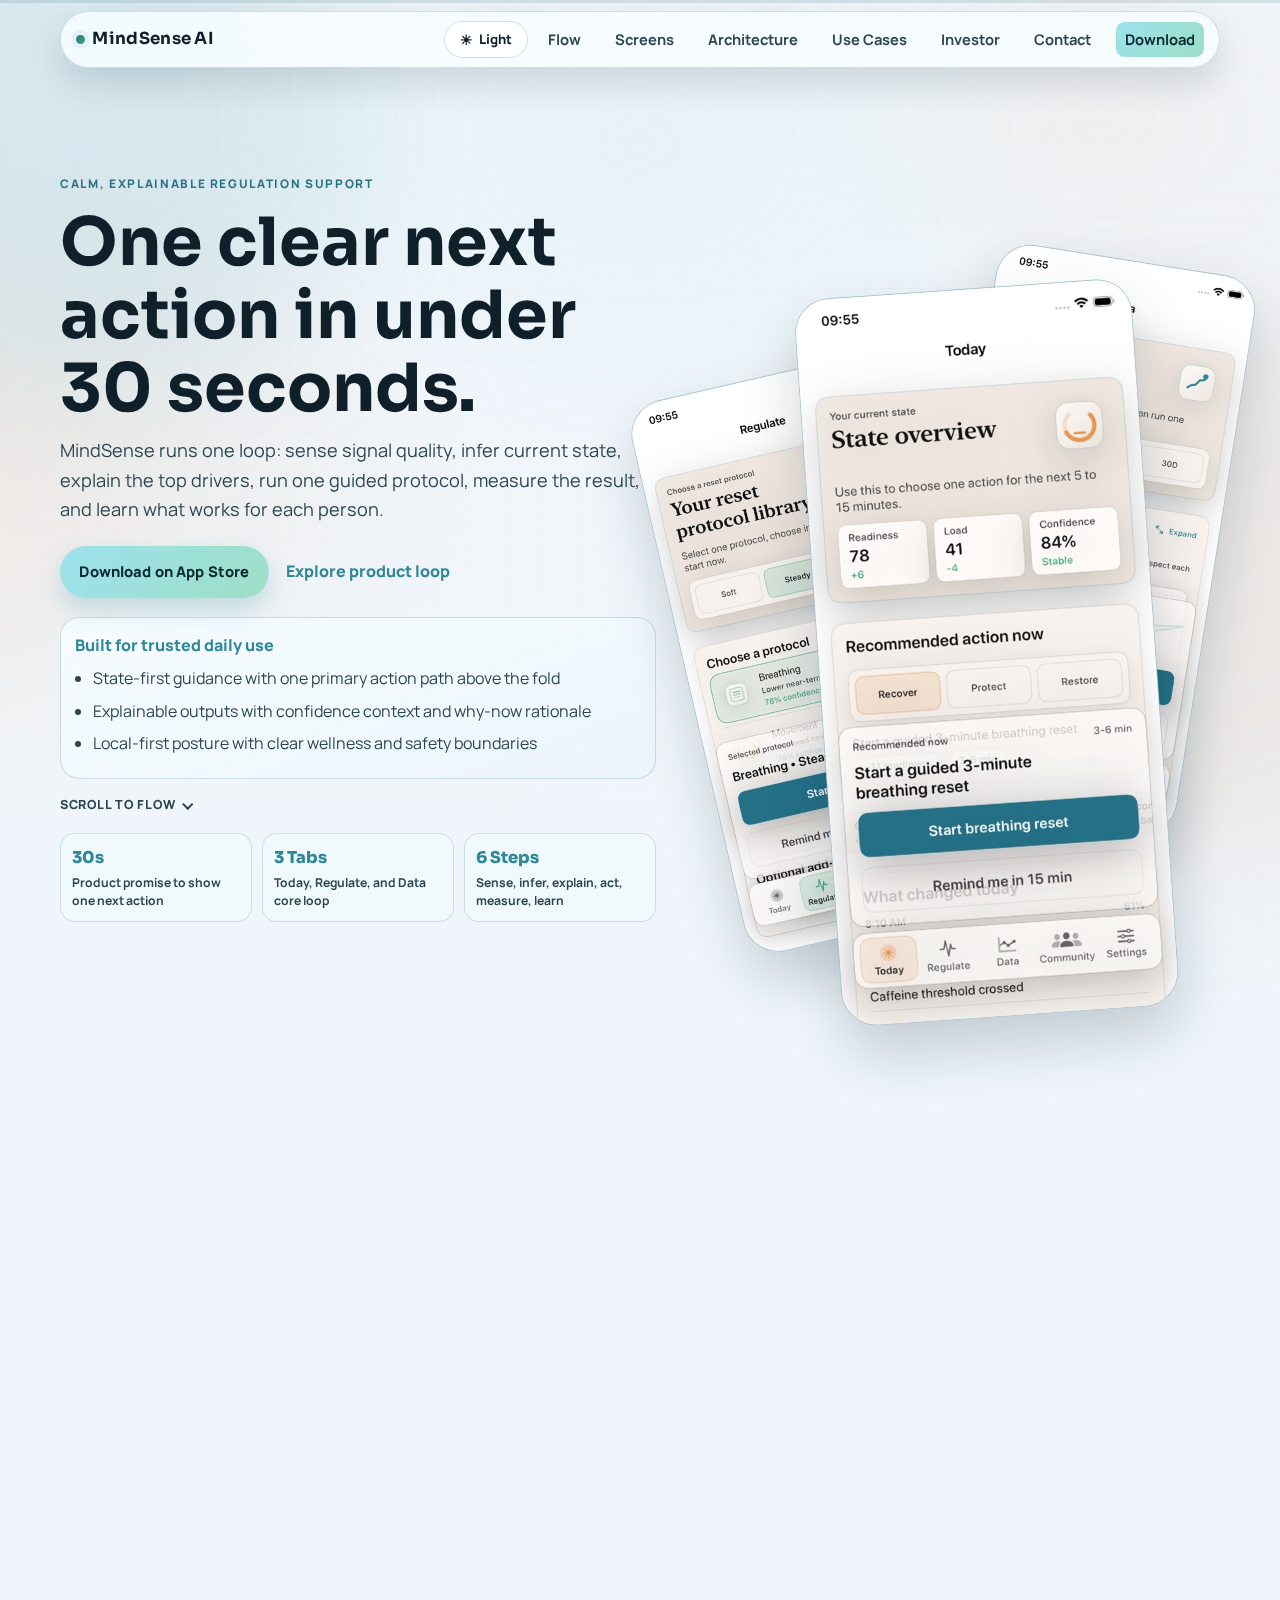
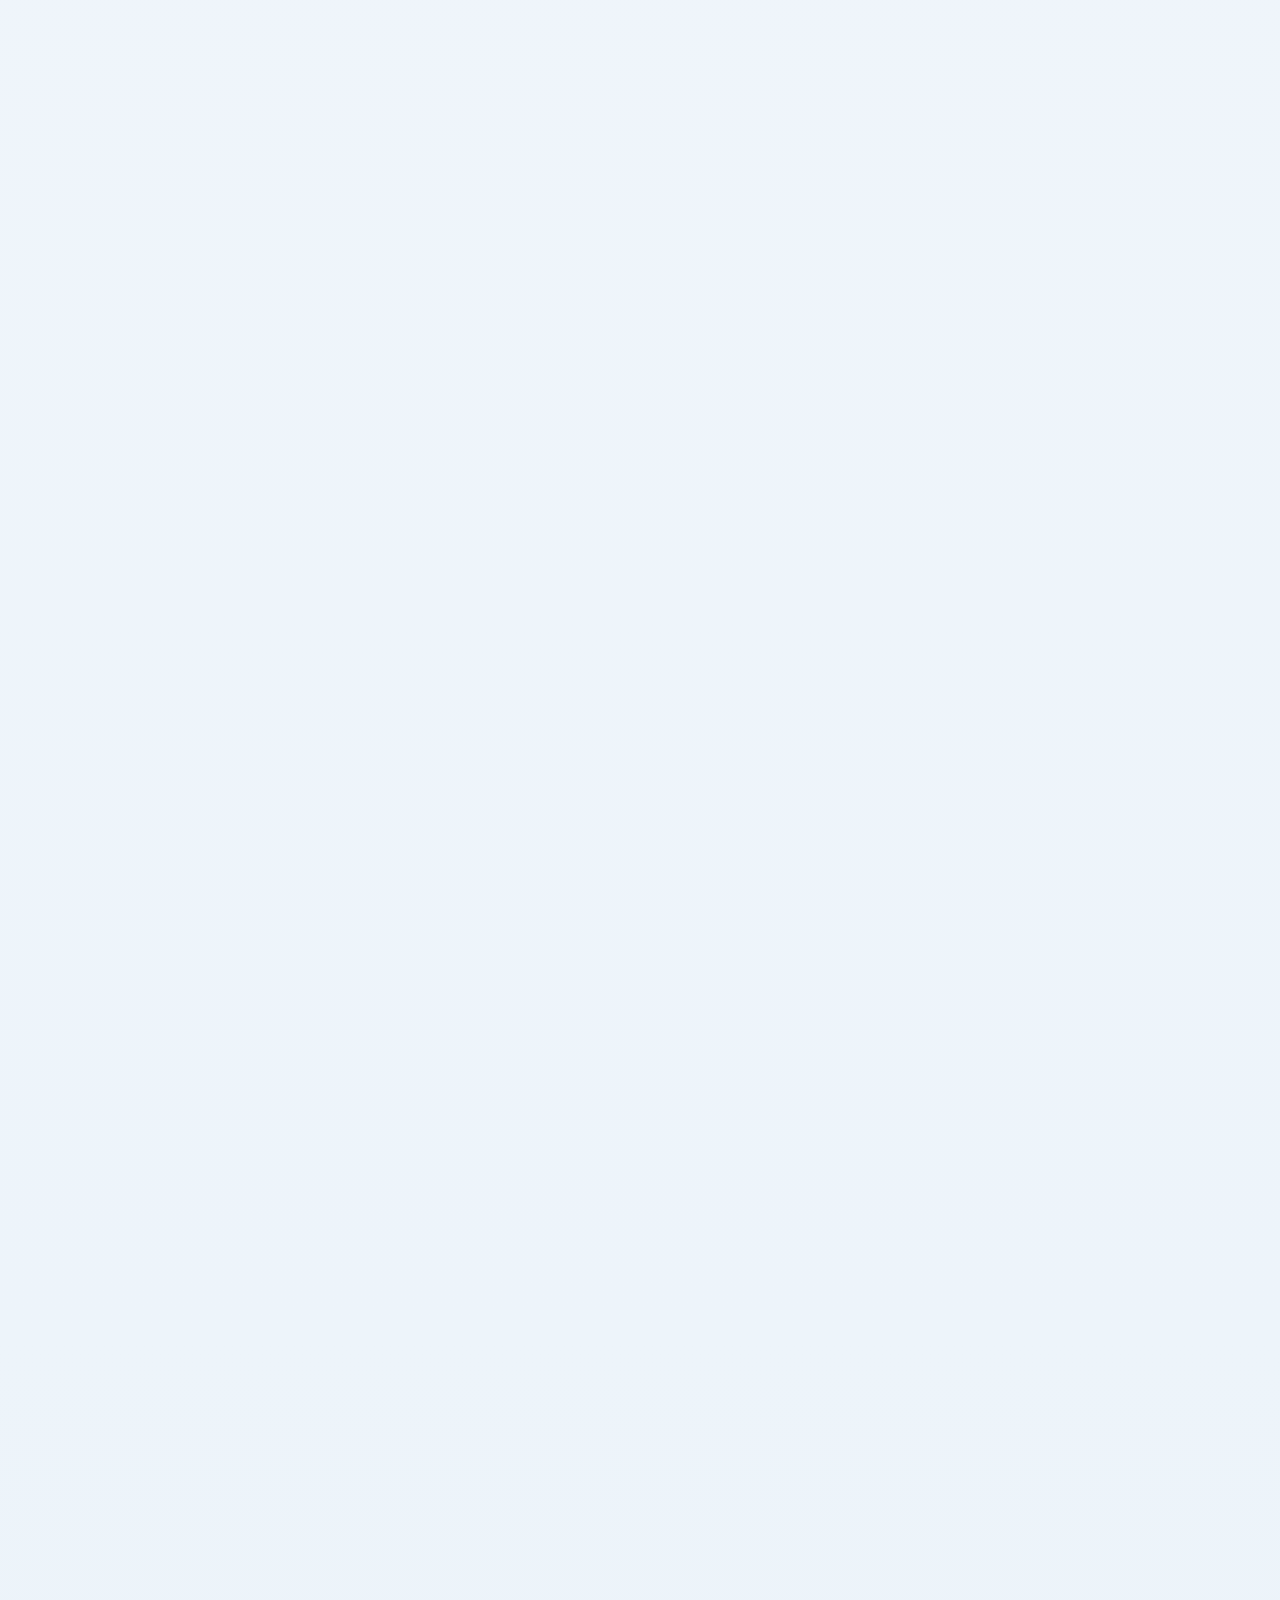
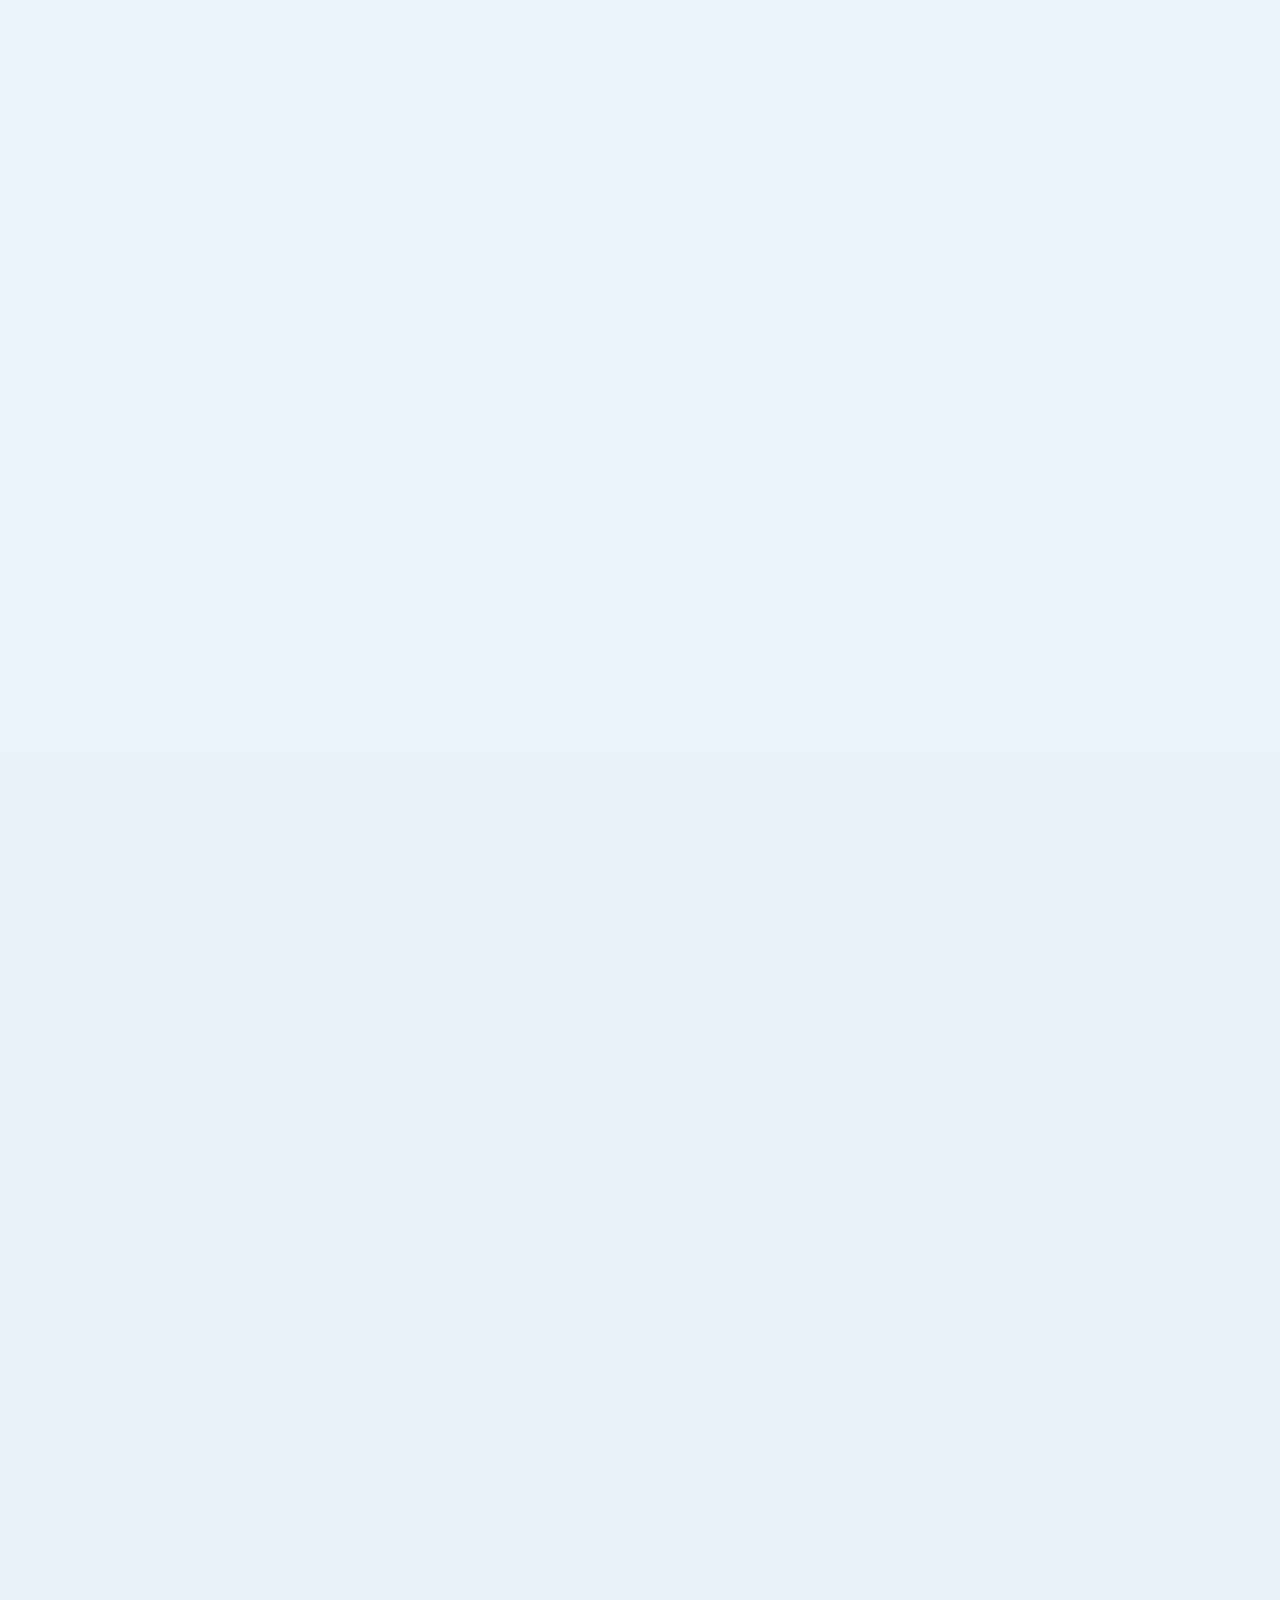
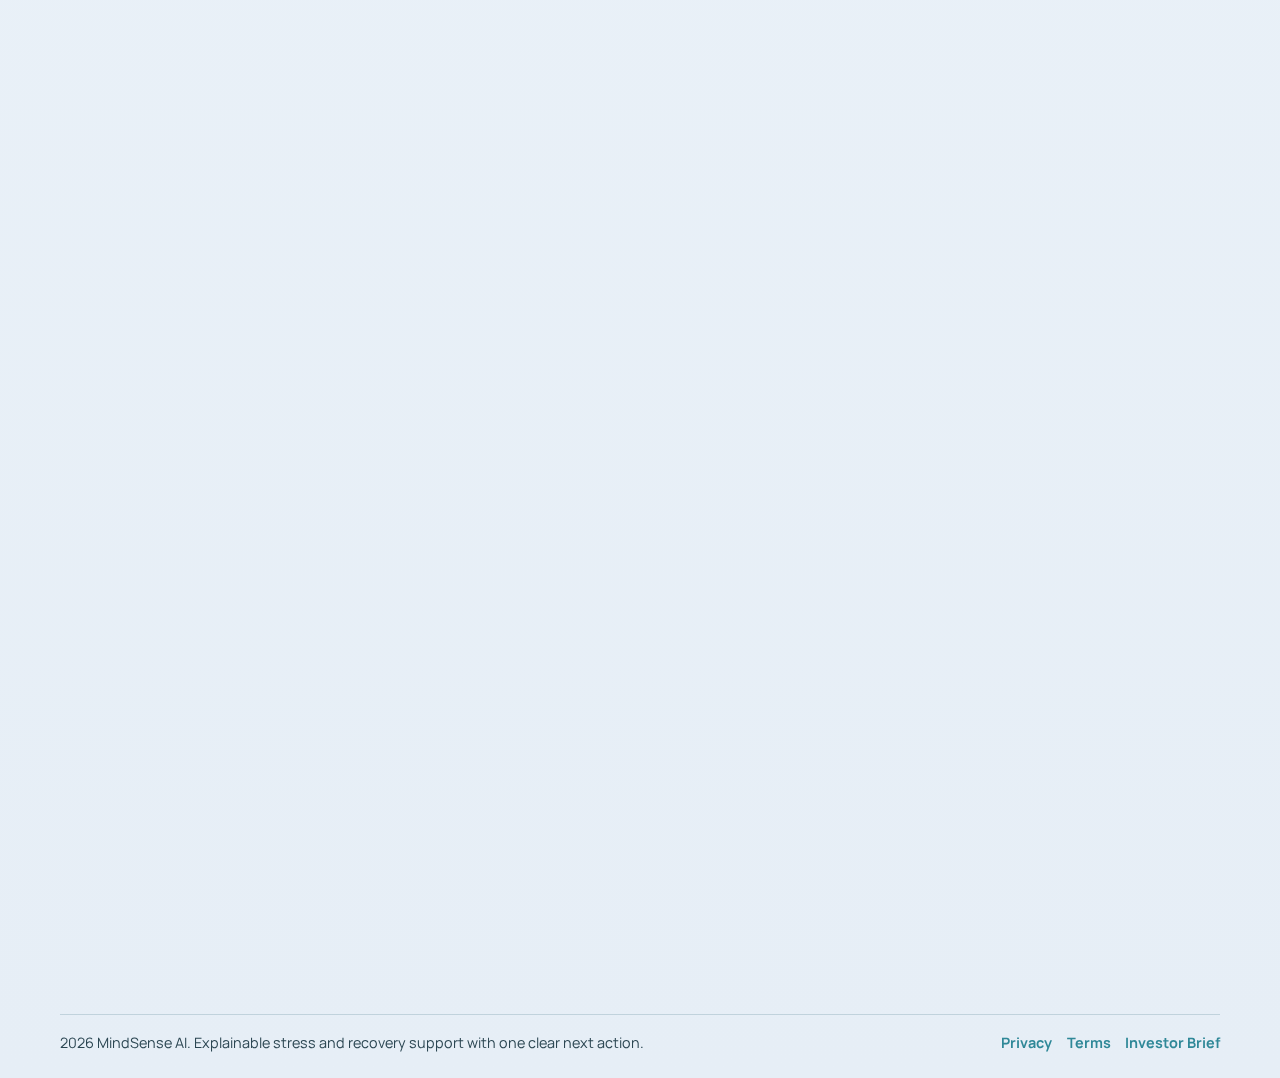
<file: Website/index.html>
<!doctype html>
<html lang="en">
<head>
  <meta charset="utf-8" />
  <meta name="viewport" content="width=device-width, initial-scale=1" />
  <title>MindSense AI | One Best Next Step In 30 Seconds</title>
  <meta
    name="description"
    content="MindSense AI helps users self-regulate stress and recovery with one clear next action, guided sessions, and measurable learning loops."
  />
  <meta name="theme-color" content="#081f26" />
  <meta name="robots" content="index,follow" />
  <link rel="canonical" href="https://mindsense.ai/" />

  <meta property="og:title" content="MindSense AI | One Best Next Step In 30 Seconds" />
  <meta
    property="og:description"
    content="See how MindSense turns signal quality, state modeling, and one recommended intervention into a daily closed loop."
  />
  <meta property="og:type" content="website" />
  <meta property="og:url" content="https://mindsense.ai/" />
  <meta property="og:image" content="https://mindsense.ai/assets/screenshots/today-hd.jpg" />

  <meta name="twitter:card" content="summary_large_image" />
  <meta name="twitter:title" content="MindSense AI" />
  <meta
    name="twitter:description"
    content="Explainable stress and recovery support with one clear next action."
  />
  <meta name="twitter:image" content="https://mindsense.ai/assets/screenshots/today-hd.jpg" />

  <link rel="icon" href="assets/favicon.svg" type="image/svg+xml" />
  <link rel="preconnect" href="https://fonts.googleapis.com" />
  <link rel="preconnect" href="https://fonts.gstatic.com" crossorigin />
  <link
    href="https://fonts.googleapis.com/css2?family=Sora:wght@500;600;700;800&amp;family=Manrope:wght@400;500;600;700;800&amp;display=swap"
    rel="stylesheet"
  />
  <link rel="stylesheet" href="styles.css" />
  <script defer src="main.js"></script>
  <script type="application/ld+json">
  {
    "@context": "https://schema.org",
    "@type": "SoftwareApplication",
    "name": "MindSense AI",
    "applicationCategory": "HealthApplication",
    "operatingSystem": "iOS",
    "url": "https://mindsense.ai/",
    "description": "MindSense AI provides explainable stress and recovery guidance with one best next action and measurable feedback.",
    "offers": {
      "@type": "Offer",
      "price": "0",
      "priceCurrency": "USD"
    }
  }
  </script>
</head>
<body>
  <a class="skip-link" href="#main-content">Skip to content</a>
  <div class="site-loader" data-site-loader aria-hidden="true">
    <div class="site-loader-shell">
      <p class="site-loader-brand">MindSense AI</p>
      <p class="site-loader-copy">Initializing calm intelligence</p>
      <p class="site-loader-progress"><span data-loader-value>0</span>%</p>
    </div>
  </div>
  <div class="scroll-progress" aria-hidden="true">
    <span data-scroll-progress></span>
  </div>

  <div class="bg-orb orb-a" aria-hidden="true"></div>
  <div class="bg-orb orb-b" aria-hidden="true"></div>
  <div class="bg-grid" aria-hidden="true"></div>

  <header class="site-header">
    <a class="brand" href="#top">
      <span class="brand-dot" aria-hidden="true"></span>
      MindSense AI
    </a>
    <button
      class="theme-toggle"
      type="button"
      data-theme-toggle
      aria-label="Switch to light mode"
      aria-pressed="false"
    >
      <span aria-hidden="true" data-theme-icon>◐</span>
      <span data-theme-label>Dark</span>
    </button>
    <button class="menu-toggle" type="button" aria-expanded="false" aria-controls="site-nav">
      Menu
    </button>
    <nav id="site-nav" class="site-nav" aria-label="Primary">
      <a href="#how-it-works">Flow</a>
      <a href="#product">Screens</a>
      <a href="#technical">Architecture</a>
      <a href="#paths">Use Cases</a>
      <a href="#investor">Investor</a>
      <a href="#contact">Contact</a>
      <a
        class="nav-cta"
        href="https://apps.apple.com/us/app/mindsense-ai"
        target="_blank"
        rel="noopener noreferrer"
        data-track="download_nav"
      >
        Download
      </a>
    </nav>
  </header>

  <main id="main-content">
    <section id="top" class="hero section section-spacious container">
      <div class="hero-copy reveal">
        <p class="eyebrow">Calm, Explainable Regulation Support</p>
        <h1>One clear next action in under 30 seconds.</h1>
        <p class="lead">
          MindSense runs one loop: sense signal quality, infer current state, explain the top drivers,
          run one guided protocol, measure the result, and learn what works for each person.
        </p>
        <div class="cta-row">
          <a
            class="btn btn-primary"
            href="https://apps.apple.com/us/app/mindsense-ai"
            target="_blank"
            rel="noopener noreferrer"
            data-track="download_hero"
          >
            Download on App Store
          </a>
          <a class="cta-text-link" href="#product" data-track="explore_product">
            Explore product loop
          </a>
        </div>

        <div class="hero-proof" aria-label="Trust safeguards">
          <p class="hero-proof-title">Built for trusted daily use</p>
          <ul class="trust-list">
            <li>State-first guidance with one primary action path above the fold</li>
            <li>Explainable outputs with confidence context and why-now rationale</li>
            <li>Local-first posture with clear wellness and safety boundaries</li>
          </ul>
        </div>

        <a class="scroll-cue" href="#how-it-works" data-track="scroll_cue">
          Scroll to flow
        </a>

        <div class="hero-metrics" aria-label="Operating metrics">
          <article class="hero-metric" data-float-card>
            <p class="hero-metric-value">30s</p>
            <p class="hero-metric-label">Product promise to show one next action</p>
          </article>
          <article class="hero-metric" data-float-card>
            <p class="hero-metric-value">3 Tabs</p>
            <p class="hero-metric-label">Today, Regulate, and Data core loop</p>
          </article>
          <article class="hero-metric" data-float-card>
            <p class="hero-metric-value">6 Steps</p>
            <p class="hero-metric-label">Sense, infer, explain, act, measure, learn</p>
          </article>
        </div>
      </div>

      <div id="hero-visuals" class="hero-media reveal" data-tilt-root>
        <figure class="phone-card phone-main">
          <picture>
            <source
              srcset="assets/screenshots/today-dark-web.jpg 900w, assets/screenshots/today-dark-hd.jpg 1170w"
              sizes="(max-width: 920px) 72vw, 320px"
              type="image/jpeg"
              data-theme-source
              data-screen="today"
              data-light-web="assets/screenshots/today-light-web.jpg"
              data-light-hd="assets/screenshots/today-light-hd.jpg"
              data-dark-web="assets/screenshots/today-dark-web.jpg"
              data-dark-hd="assets/screenshots/today-dark-hd.jpg"
            />
            <img
              src="assets/screenshots/today-dark-web.jpg"
              alt="MindSense Today tab"
              width="320"
              height="693"
              fetchpriority="high"
              decoding="async"
              data-theme-image
              data-screen="today"
              data-light-web="assets/screenshots/today-light-web.jpg"
              data-dark-web="assets/screenshots/today-dark-web.jpg"
            />
          </picture>
        </figure>
        <figure class="phone-card phone-side-a">
          <picture>
            <source
              srcset="assets/screenshots/regulate-dark-web.jpg 900w, assets/screenshots/regulate-dark-hd.jpg 1170w"
              sizes="(max-width: 920px) 56vw, 260px"
              type="image/jpeg"
              data-theme-source
              data-screen="regulate"
              data-light-web="assets/screenshots/regulate-light-web.jpg"
              data-light-hd="assets/screenshots/regulate-light-hd.jpg"
              data-dark-web="assets/screenshots/regulate-dark-web.jpg"
              data-dark-hd="assets/screenshots/regulate-dark-hd.jpg"
            />
            <img
              src="assets/screenshots/regulate-dark-web.jpg"
              alt="MindSense Regulate tab"
              width="260"
              height="563"
              loading="lazy"
              decoding="async"
              data-theme-image
              data-screen="regulate"
              data-light-web="assets/screenshots/regulate-light-web.jpg"
              data-dark-web="assets/screenshots/regulate-dark-web.jpg"
            />
          </picture>
        </figure>
        <figure class="phone-card phone-side-b">
          <picture>
            <source
              srcset="assets/screenshots/data-dark-web.jpg 900w, assets/screenshots/data-dark-hd.jpg 1170w"
              sizes="(max-width: 920px) 56vw, 260px"
              type="image/jpeg"
              data-theme-source
              data-screen="data"
              data-light-web="assets/screenshots/data-light-web.jpg"
              data-light-hd="assets/screenshots/data-light-hd.jpg"
              data-dark-web="assets/screenshots/data-dark-web.jpg"
              data-dark-hd="assets/screenshots/data-dark-hd.jpg"
            />
            <img
              src="assets/screenshots/data-dark-web.jpg"
              alt="MindSense Data tab"
              width="260"
              height="563"
              loading="lazy"
              decoding="async"
              data-theme-image
              data-screen="data"
              data-light-web="assets/screenshots/data-light-web.jpg"
              data-dark-web="assets/screenshots/data-dark-web.jpg"
            />
          </picture>
        </figure>
      </div>
    </section>

    <nav class="jump-strip container reveal" aria-label="Quick section shortcuts">
      <a href="#how-it-works">Understand the loop</a>
      <a href="#product">Inspect each screen</a>
      <a href="#technical">Review architecture</a>
      <a href="#contact">Start a conversation</a>
    </nav>

    <section class="proof-strip container reveal" aria-label="Product proof points">
      <article class="proof-pill" data-float-card>
        <p class="proof-value"><span data-countup data-target="3">3</span></p>
        <p class="proof-label">Core production tabs in one daily loop</p>
      </article>
      <article class="proof-pill" data-float-card>
        <p class="proof-value"><span data-countup data-target="30" data-suffix="s">30s</span></p>
        <p class="proof-label">To reach state clarity and one recommended action</p>
      </article>
      <article class="proof-pill" data-float-card>
        <p class="proof-value"><span data-countup data-target="6">6</span></p>
        <p class="proof-label">Closed-loop contract steps from sense to learn</p>
      </article>
      <article class="proof-pill" data-float-card>
        <p class="proof-value"><span data-countup data-target="5">5</span></p>
        <p class="proof-label">Planned delivery phases from ingestion to coaching polish</p>
      </article>
    </section>

    <section id="how-it-works" class="section section-tight container reveal">
      <div class="section-head">
        <p class="eyebrow">Operator Flow</p>
        <h2>One loop, from state signal to measurable learning</h2>
        <p class="section-lead">
          MindSense is designed to remove dashboard noise and route one next action fast.
        </p>
      </div>
      <div class="workflow-grid">
        <article class="workflow-card" data-float-card>
          <p class="card-tag">Step 1</p>
          <h3>Sense and infer state</h3>
          <p>
            Today surfaces Load, Readiness, and Consistency with signal quality context
            and a short interpretation users can trust quickly.
          </p>
        </article>
        <article class="workflow-card" data-float-card>
          <p class="card-tag">Step 2</p>
          <h3>Explain and recommend</h3>
          <p>
            Users get ranked drivers, why-now rationale, and one best protocol mapped to
            current state fit and confidence.
          </p>
        </article>
        <article class="workflow-card" data-float-card>
          <p class="card-tag">Step 3</p>
          <h3>Run and record impact</h3>
          <p>
            Regulate runs a guided session with timer continuity, then captures felt impact
            and measured response quality in one fast check-in.
          </p>
        </article>
        <article class="workflow-card" data-float-card>
          <p class="card-tag">Step 4</p>
          <h3>Learn and personalize</h3>
          <p>
            Data turns outcomes into trend and experiment insight while recommendation confidence
            adjusts from observed results over time.
          </p>
        </article>
      </div>
      <p class="workflow-note">
        MindSense is a wellness support product and does not provide diagnosis or treatment.
        In the U.S., call or text 988 for immediate mental health crisis support.
      </p>
    </section>

    <section id="control-plane" class="section section-tight container reveal">
      <div class="section-head">
        <p class="eyebrow">Control Plane</p>
        <h2>Three layers keep decisions clear and explainable</h2>
        <p class="section-lead">
          Instead of disconnected dashboards, MindSense connects signal quality, intervention,
          and feedback learning into one operational system.
        </p>
      </div>
      <div class="control-grid">
        <article class="control-card" data-float-card>
          <p class="card-tag">Signal Layer</p>
          <h3>Current state with confidence context</h3>
          <p>
            With permission, MindSense combines selected physiological and behavioral inputs
            to estimate state and explain data quality before recommending action.
          </p>
          <ul class="control-list">
            <li>Sleep, heart rate, and HRV trend coverage</li>
            <li>Recent check-ins, context tags, and episode history</li>
            <li>Signal quality diagnostics and action hints</li>
          </ul>
        </article>
        <article class="control-card" data-float-card>
          <p class="card-tag">Intervention Layer</p>
          <h3>One ranked protocol at a time</h3>
          <p>
            Recommendations are rank-ordered by state fit, expected effect, and historical
            outcomes, then executed through guided session flow.
          </p>
          <ul class="control-list">
            <li>Fast protocol start from Today and episode detail</li>
            <li>Timer continuity with post-session impact capture</li>
            <li>Expected two-hour load shift estimates</li>
          </ul>
        </article>
        <article class="control-card" data-float-card>
          <p class="card-tag">Adaptation Layer</p>
          <h3>Feedback learning closes the loop</h3>
          <p>
            Data translates outcomes into trend direction, experiment results, and weekly
            reflection so users can improve routines without guesswork.
          </p>
          <ul class="control-list">
            <li>Trends, Experiments, and History workspaces</li>
            <li>Recommendation confidence updates from outcomes</li>
            <li>Settings controls for reminders, motion, and safety</li>
          </ul>
        </article>
      </div>
    </section>

    <section id="paths" class="section section-tight container reveal">
      <div class="section-head">
        <p class="eyebrow">Use Case Paths</p>
        <h2>Choose the context for deployment</h2>
        <p class="section-lead">
          The same product architecture supports personal daily regulation, program delivery,
          and investor due diligence.
        </p>
      </div>
      <div class="path-grid">
        <article class="path-card" data-float-card>
          <p class="card-tag">Users</p>
          <h3>Personal regulation routine</h3>
          <p>Use MindSense to route one best next step fast, run it, and verify what works weekly.</p>
          <a class="path-link" href="#contact" data-audience-target="User" data-track="path_user">
            Build my routine
          </a>
        </article>
        <article class="path-card" data-float-card>
          <p class="card-tag">Programs and teams</p>
          <h3>Daily adherence between sessions</h3>
          <p>Extend coaching or wellness programs with explainable intervention loops and measurable follow-through.</p>
          <a class="path-link" href="#contact" data-audience-target="Client" data-track="path_partner">
            Explore deployment
          </a>
        </article>
        <article class="path-card" data-float-card>
          <p class="card-tag">Investors</p>
          <h3>Closed-loop retention thesis</h3>
          <p>Review commercialization anchored in repeated execution, measurable outcomes, and trust-first design.</p>
          <a class="path-link" href="investor-brief.html" data-track="path_investor">
            Review investor brief
          </a>
        </article>
      </div>
    </section>

    <section id="product" class="section section-spacious container reveal">
      <div class="section-head">
        <p class="eyebrow">Screen-By-Screen Walkthrough</p>
        <h2>Each surface has one clear operational job</h2>
        <p class="section-lead">
          Core production scope is Today, Regulate, Data, and Settings. Community is demo-only behind feature flags.
        </p>
      </div>
      <div class="product-grid">
        <aside class="surface-nav" role="tablist" aria-label="MindSense screens" aria-orientation="vertical">
          <button
            id="tab-today"
            class="surface-tab is-active"
            type="button"
            role="tab"
            aria-selected="true"
            aria-controls="surface-panel"
            tabindex="0"
            data-screen="today"
            data-title="Today: state clarity and one best next step"
            data-description="Read Load, Readiness, and Consistency with driver context, then start one recommended protocol."
            data-metric="Best for: immediate direction under cognitive load"
            data-when="You need to know what to do right now without dashboard overload."
            data-action="Review state card and top drivers, then tap the best-next-step session CTA."
            data-light-web="assets/screenshots/today-light-web.jpg"
            data-light-hd="assets/screenshots/today-light-hd.jpg"
            data-dark-web="assets/screenshots/today-dark-web.jpg"
            data-dark-hd="assets/screenshots/today-dark-hd.jpg"
            data-alt="MindSense Today tab with state interpretation, drivers, and recommended next step"
            data-outcomes="Understand state and confidence quickly||Capture context from timeline episodes||Start one recommended intervention immediately"
            data-track="surface_today"
          >
            Today
          </button>
          <button
            id="tab-regulate"
            class="surface-tab"
            type="button"
            role="tab"
            aria-selected="false"
            aria-controls="surface-panel"
            tabindex="-1"
            data-screen="regulate"
            data-title="Regulate: execute and record session impact"
            data-description="Run a ranked guided protocol, complete timer flow, and record felt plus measured effect."
            data-metric="Best for: 3-10 minute guided regulation runs"
            data-when="You are activated and need a practical intervention now."
            data-action="Start the recommended protocol, finish timer flow, then save post-session outcome."
            data-light-web="assets/screenshots/regulate-light-web.jpg"
            data-light-hd="assets/screenshots/regulate-light-hd.jpg"
            data-dark-web="assets/screenshots/regulate-dark-web.jpg"
            data-dark-hd="assets/screenshots/regulate-dark-hd.jpg"
            data-alt="MindSense Regulate tab with ranked protocols, timer, and impact capture"
            data-outcomes="Persist active sessions across interruptions||Measure physiological and self-report response||Apply outcomes back to recommendations instantly"
            data-track="surface_regulate"
          >
            Regulate
          </button>
          <button
            id="tab-data"
            class="surface-tab"
            type="button"
            role="tab"
            aria-selected="false"
            aria-controls="surface-panel"
            tabindex="-1"
            data-screen="data"
            data-title="Data: trends, experiments, and weekly learning"
            data-description="Inspect trend windows, run experiments, and track what is working for your recovery consistency."
            data-metric="Best for: evidence-based routine tuning over time"
            data-when="You want to confirm if recent interventions are helping."
            data-action="Select a focus metric and window, review trend movement, then log experiment adherence."
            data-light-web="assets/screenshots/data-light-web.jpg"
            data-light-hd="assets/screenshots/data-light-hd.jpg"
            data-dark-web="assets/screenshots/data-dark-web.jpg"
            data-dark-hd="assets/screenshots/data-dark-hd.jpg"
            data-alt="MindSense Data tab with trends, experiments, and history workspaces"
            data-outcomes="Track readiness/load movement across windows||Complete experiments with measurable outcomes||See top protocol and trigger patterns weekly"
            data-track="surface_data"
          >
            Data
          </button>
          <button
            id="tab-community"
            class="surface-tab"
            type="button"
            role="tab"
            aria-selected="false"
            aria-controls="surface-panel"
            tabindex="-1"
            data-screen="community"
            data-title="Community (Demo): read-only simulation surface"
            data-description="Community is currently a debug/demo module for guided walkthroughs and QA, not core production scope."
            data-metric="Best for: internal demos and feature-flag sessions"
            data-when="Demo tools are enabled for simulation and presentation."
            data-action="Review read-only cards and safety framing; no production social posting is available."
            data-light-web="assets/screenshots/community-light-web.jpg"
            data-light-hd="assets/screenshots/community-light-hd.jpg"
            data-dark-web="assets/screenshots/community-dark-web.jpg"
            data-dark-hd="assets/screenshots/community-dark-hd.jpg"
            data-alt="MindSense Community demo surface with simulated feed and read-only cards"
            data-outcomes="Supports guided demo narratives||Validates UI behavior under feature flags||Remains outside default production tab scope"
            data-track="surface_community"
          >
            Community
          </button>
          <button
            id="tab-settings"
            class="surface-tab"
            type="button"
            role="tab"
            aria-selected="false"
            aria-controls="surface-panel"
            tabindex="-1"
            data-screen="settings"
            data-title="Settings: trust controls, diagnostics, and safety"
            data-description="Manage health permissions, data-quality diagnostics, reminders, quiet hours, haptics, and crisis resources."
            data-metric="Best for: long-term trust and adherence tuning"
            data-when="You need control over notifications, privacy posture, and health quality status."
            data-action="Open diagnostics, adjust preference toggles, and confirm safety and support pathways."
            data-light-web="assets/screenshots/settings-light-web.jpg"
            data-light-hd="assets/screenshots/settings-light-hd.jpg"
            data-dark-web="assets/screenshots/settings-dark-web.jpg"
            data-dark-hd="assets/screenshots/settings-dark-hd.jpg"
            data-alt="MindSense Settings tab with health diagnostics, notifications, and safety controls"
            data-outcomes="View connection and sync health status||Set quiet hours and smart nudge preferences||Keep wellness boundaries and crisis support visible"
            data-track="surface_settings"
          >
            Settings
          </button>
        </aside>

        <div class="surface-stage">
          <figure class="surface-phone">
            <picture>
              <source
                id="surface-source"
                srcset="assets/screenshots/today-dark-web.jpg 900w, assets/screenshots/today-dark-hd.jpg 1170w"
                sizes="(max-width: 1000px) 72vw, 340px"
                type="image/jpeg"
              />
              <img
                id="surface-image"
                src="assets/screenshots/today-dark-web.jpg"
                alt="MindSense Today tab with status metrics and next-decision card"
                width="340"
                height="736"
                loading="lazy"
                decoding="async"
              />
            </picture>
          </figure>
          <article class="surface-copy" id="surface-panel" role="tabpanel" tabindex="0" aria-labelledby="tab-today">
            <p class="surface-label" id="surface-label">Screen: Today</p>
            <h3 id="surface-title">Today: state clarity and one best next step</h3>
            <p id="surface-description">
              Read Load, Readiness, and Consistency with driver context, then start one recommended protocol.
            </p>
            <dl class="surface-guidance">
              <div>
                <dt>Use this screen when</dt>
                <dd id="surface-when">You need to know what to do right now without dashboard overload.</dd>
              </div>
              <div>
                <dt>Primary action</dt>
                <dd id="surface-action">Review state card and top drivers, then tap the best-next-step session CTA.</dd>
              </div>
            </dl>
            <ul class="surface-outcomes" id="surface-outcomes">
              <li>Understand state and confidence quickly</li>
              <li>Capture context from timeline episodes</li>
              <li>Start one recommended intervention immediately</li>
            </ul>
            <p class="surface-metric" id="surface-metric">Best for: immediate direction under cognitive load</p>
            <div class="surface-actions">
              <a
                id="surface-hd-link"
                class="btn btn-secondary"
                href="assets/screenshots/today-dark-hd.jpg"
                target="_blank"
                rel="noopener noreferrer"
                data-track="open_hd"
              >
                Open HD Screenshot
              </a>
            </div>
          </article>
        </div>
      </div>
    </section>

    <section id="technical" class="section section-tight container reveal">
      <div class="section-head">
        <p class="eyebrow">Technical + Safety</p>
        <h2>How the state model stays explainable and bounded</h2>
        <p class="section-lead">
          MindSense translates opt-in signals into one practical intervention path while enforcing
          confidence labels, consent controls, and non-clinical language boundaries.
        </p>
      </div>
      <div class="technical-shell">
        <article class="technical-card" data-float-card>
          <h3>Inputs (opt-in)</h3>
          <p>
            With explicit permission, MindSense reads selected HealthKit and in-app signals to
            estimate current load, readiness, and consistency status.
          </p>
          <ul class="technical-list">
            <li>Sleep, heart rate, resting heart rate, and HRV trends</li>
            <li>Self-checks, context tags, and episode attribution feedback</li>
            <li>Data-quality scoring with diagnostics and action hints</li>
          </ul>
        </article>
        <article class="technical-card" data-float-card>
          <h3>Decision layer</h3>
          <p>
            Signals are combined to rank one best next action, explain why-now, and estimate
            expected effect before session start.
          </p>
          <ul class="technical-list">
            <li>Today explains state with ranked top drivers</li>
            <li>Regulate runs timer flow and records impact quality</li>
            <li>Data reflects trend movement and experiment outcomes</li>
          </ul>
        </article>
        <article class="technical-card technical-card-wide" data-float-card>
          <h3>Boundaries and controls</h3>
          <p>
            Health access is revocable, settings are user-controlled, and clinical boundaries
            are explicit. MindSense supports wellness decisions and does not provide diagnosis,
            treatment, or emergency response.
          </p>
        </article>
      </div>
    </section>

    <section id="investor" class="section container reveal">
      <div class="investor-shell">
        <div>
          <p class="eyebrow">Investor Snapshot</p>
          <h2>Commercial thesis anchored in closed-loop user behavior</h2>
          <p>
            MindSense is built around one-action clarity, measurable outcomes, and retention
            from repeated daily execution rather than passive content browsing.
          </p>
          <ul class="investor-points">
            <li>Wedge: explainable one-step guidance in under 30 seconds.</li>
            <li>Model: freemium with premium personalization and weekly learning depth.</li>
            <li>Roadmap: migrate to real-signal ingestion without redesigning core UX.</li>
          </ul>
        </div>
        <div class="investor-cta" data-float-card>
          <p>Review product loop, phased roadmap, and commercialization assumptions.</p>
          <div class="surface-actions">
            <a class="btn btn-primary" href="investor-brief.html" data-track="open_investor_brief">
              Open Investor Brief
            </a>
            <a class="btn btn-secondary" href="#contact" data-audience-target="Investor" data-track="investor_contact">
              Talk to Investor Relations
            </a>
          </div>
        </div>
      </div>
    </section>

    <section id="contact" class="section section-spacious container reveal">
      <div class="contact-shell">
        <div class="contact-intro">
          <p class="eyebrow">Next step</p>
          <h2>Share your objective and we will route it clearly</h2>
          <p>
            Tell us your role, target outcome, and timeline. Requests are routed to product,
            partnerships, or investor relations with context attached.
          </p>
          <p class="contact-note">
            Clear goals and operating constraints help us return a more useful response.
          </p>
        </div>
        <form
          class="contact-form"
          data-contact-form
          data-endpoint="/api/contact"
          data-investor-endpoint="/api/contact/investor"
          data-client-endpoint="/api/contact/partner"
          novalidate
        >
          <p class="form-intro">Typical response time: 1-2 business days.</p>

          <label>
            Name
            <input
              type="text"
              name="name"
              autocomplete="name"
              placeholder="Your full name"
              minlength="2"
              maxlength="80"
              required
            />
            <span class="field-hint">Use the name you want us to address.</span>
          </label>
          <label>
            Email
            <input
              type="email"
              name="email"
              autocomplete="email"
              inputmode="email"
              placeholder="name@company.com"
              maxlength="120"
              required
            />
            <span class="field-hint">Use a monitored inbox. Work email is required for client and investor inquiries.</span>
          </label>
          <label>
            Organization (optional)
            <input
              type="text"
              name="organization"
              autocomplete="organization"
              placeholder="Company or team"
              maxlength="120"
            />
          </label>
          <label>
            Inquiry type
            <select name="audience" required>
              <option value="User">User</option>
              <option value="Client">Client / Organization</option>
              <option value="Investor">Investor / Partner</option>
            </select>
          </label>
          <label>
            Message
            <textarea
              name="message"
              rows="5"
              minlength="20"
              maxlength="1200"
              placeholder="Share your goals, timeline, and what outcome you are looking for."
              required
            ></textarea>
            <span class="field-meta">
              <span class="field-hint">Minimum 20 characters. Include goals and timeline for faster routing.</span>
              <span class="char-count" data-char-count>0 / 1200</span>
            </span>
          </label>
          <label class="form-honeypot" aria-hidden="true">
            Website
            <input type="text" name="website" autocomplete="off" tabindex="-1" data-honeypot />
          </label>
          <label class="consent-row">
            <input type="checkbox" name="consent" value="yes" required />
            <span>I agree to be contacted regarding this inquiry and have reviewed the <a href="privacy.html">Privacy Policy</a> and <a href="terms.html">Terms</a>.</span>
          </label>
          <button class="btn btn-primary" type="submit" data-submit-button>
            <span data-submit-label>Send Message</span>
          </button>
          <p class="form-note" data-form-note aria-live="polite">
            Messages are sent securely to the correct MindSense team.
          </p>
          <p class="form-fallback">
            Prefer email? <a href="mailto:hello@mindsense.ai">hello@mindsense.ai</a>
          </p>
        </form>
      </div>
    </section>
  </main>

  <footer class="site-footer">
    <p><span id="year"></span> MindSense AI. Explainable stress and recovery support with one clear next action.</p>
    <div class="footer-links">
      <a href="privacy.html">Privacy</a>
      <a href="terms.html">Terms</a>
      <a href="investor-brief.html">Investor Brief</a>
    </div>
  </footer>
</body>
</html>
</file>
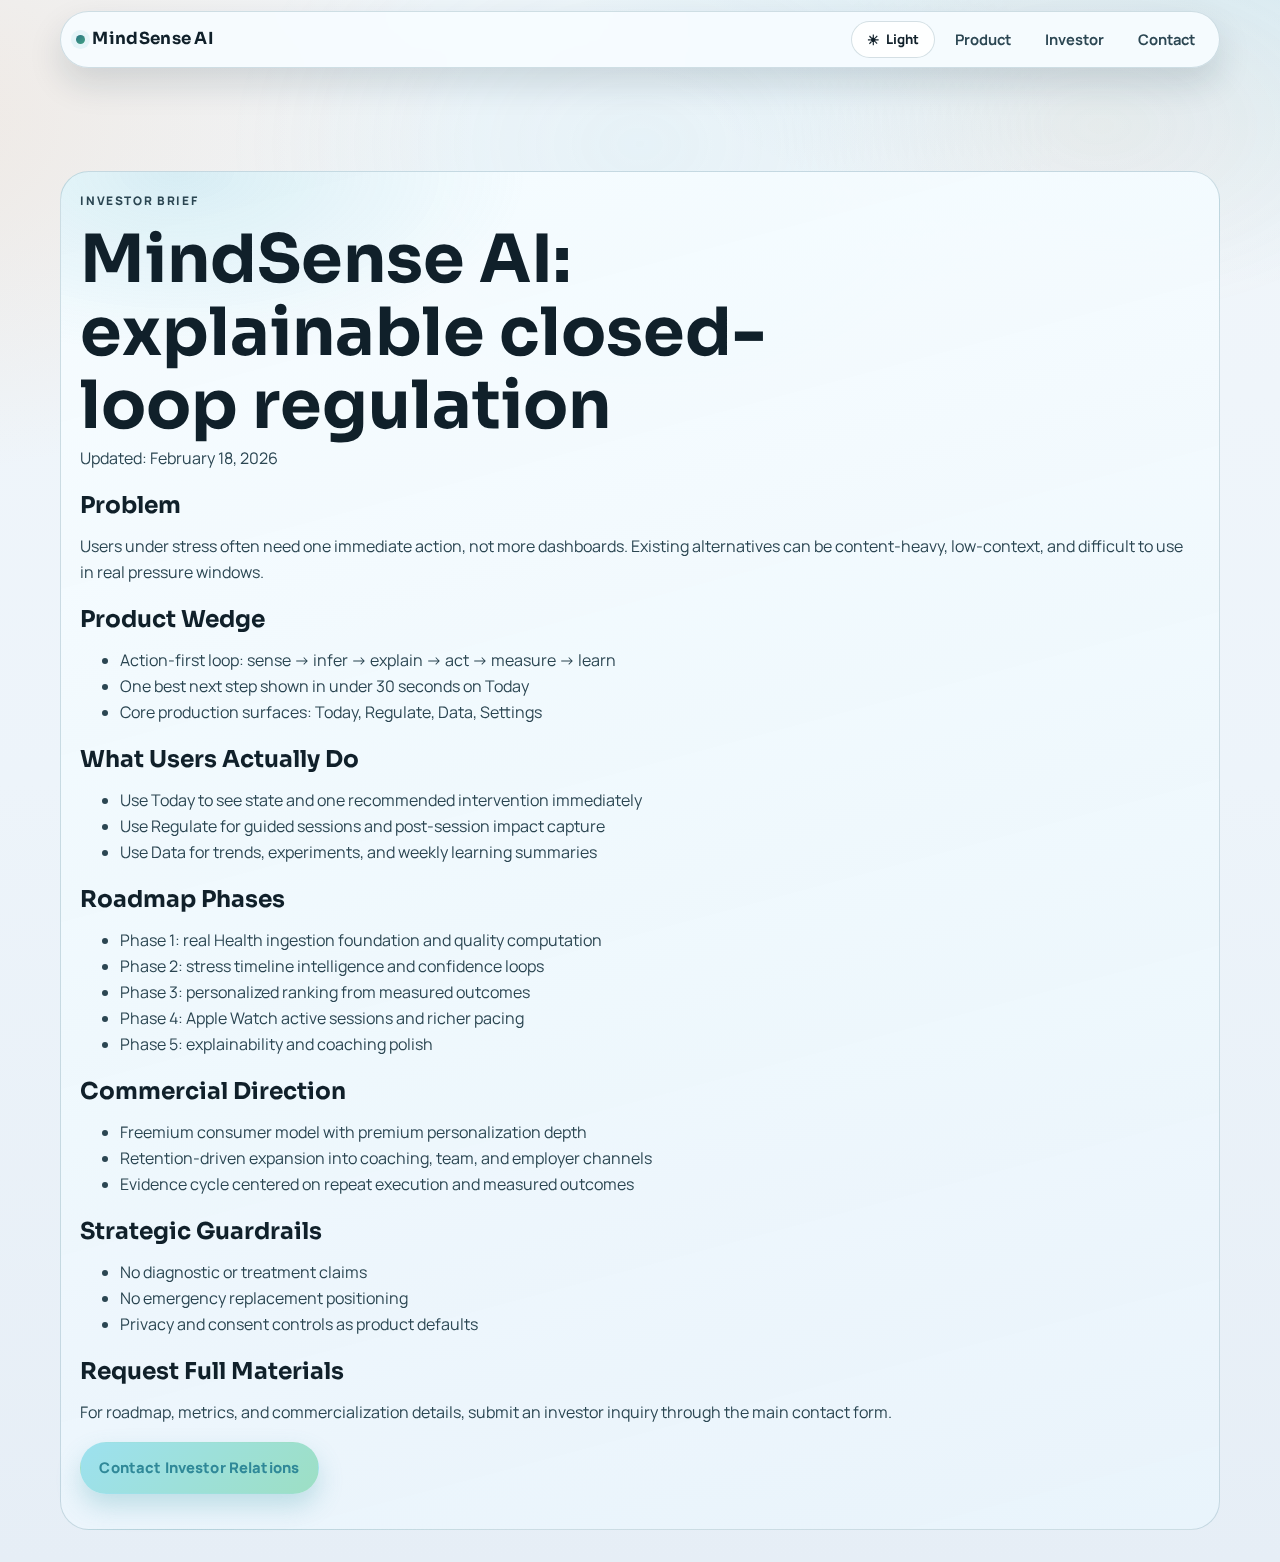
<file: Website/investor-brief.html>
<!doctype html>
<html lang="en">
<head>
  <meta charset="utf-8" />
  <meta name="viewport" content="width=device-width, initial-scale=1" />
  <title>MindSense AI | Investor Brief</title>
  <meta name="description" content="Investor snapshot for MindSense AI: closed-loop product wedge, roadmap phases, and commercialization direction." />
  <meta name="robots" content="index,follow" />
  <link rel="canonical" href="https://mindsense.ai/investor-brief.html" />
  <meta property="og:title" content="MindSense AI | Investor Brief" />
  <meta property="og:description" content="Commercial thesis and product wedge for MindSense AI." />
  <meta property="og:type" content="article" />
  <meta property="og:url" content="https://mindsense.ai/investor-brief.html" />
  <link rel="icon" href="assets/favicon.svg" type="image/svg+xml" />
  <link rel="preconnect" href="https://fonts.googleapis.com" />
  <link rel="preconnect" href="https://fonts.gstatic.com" crossorigin />
  <link
    href="https://fonts.googleapis.com/css2?family=Sora:wght@500;600;700;800&amp;family=Manrope:wght@400;500;600;700;800&amp;display=swap"
    rel="stylesheet"
  />
  <link rel="stylesheet" href="styles.css" />
  <script defer src="main.js"></script>
</head>
<body class="static-page">
  <header class="site-header static-header">
    <a class="brand" href="index.html#top">
      <span class="brand-dot" aria-hidden="true"></span>
      MindSense AI
    </a>
    <button
      class="theme-toggle"
      type="button"
      data-theme-toggle
      aria-label="Switch to light mode"
      aria-pressed="false"
    >
      <span aria-hidden="true" data-theme-icon>◐</span>
      <span data-theme-label>Dark</span>
    </button>
    <nav class="site-nav" aria-label="Investor navigation">
      <a href="index.html#product">Product</a>
      <a href="index.html#investor">Investor</a>
      <a href="index.html#contact" data-audience-target="Investor">Contact</a>
    </nav>
  </header>

  <main class="container static-main">
    <article class="doc-shell">
      <p class="eyebrow">Investor Brief</p>
      <h1>MindSense AI: explainable closed-loop regulation</h1>
      <p class="doc-meta">Updated: February 18, 2026</p>

      <h2>Problem</h2>
      <p>
        Users under stress often need one immediate action, not more dashboards. Existing
        alternatives can be content-heavy, low-context, and difficult to use in real pressure windows.
      </p>

      <h2>Product Wedge</h2>
      <ul>
        <li>Action-first loop: sense -&gt; infer -&gt; explain -&gt; act -&gt; measure -&gt; learn</li>
        <li>One best next step shown in under 30 seconds on Today</li>
        <li>Core production surfaces: Today, Regulate, Data, Settings</li>
      </ul>

      <h2>What Users Actually Do</h2>
      <ul>
        <li>Use Today to see state and one recommended intervention immediately</li>
        <li>Use Regulate for guided sessions and post-session impact capture</li>
        <li>Use Data for trends, experiments, and weekly learning summaries</li>
      </ul>

      <h2>Roadmap Phases</h2>
      <ul>
        <li>Phase 1: real Health ingestion foundation and quality computation</li>
        <li>Phase 2: stress timeline intelligence and confidence loops</li>
        <li>Phase 3: personalized ranking from measured outcomes</li>
        <li>Phase 4: Apple Watch active sessions and richer pacing</li>
        <li>Phase 5: explainability and coaching polish</li>
      </ul>

      <h2>Commercial Direction</h2>
      <ul>
        <li>Freemium consumer model with premium personalization depth</li>
        <li>Retention-driven expansion into coaching, team, and employer channels</li>
        <li>Evidence cycle centered on repeat execution and measured outcomes</li>
      </ul>

      <h2>Strategic Guardrails</h2>
      <ul>
        <li>No diagnostic or treatment claims</li>
        <li>No emergency replacement positioning</li>
        <li>Privacy and consent controls as product defaults</li>
      </ul>

      <h2>Request Full Materials</h2>
      <p>
        For roadmap, metrics, and commercialization details, submit an investor inquiry through
        the main contact form.
      </p>
      <p>
        <a class="btn btn-primary" href="index.html?audience=Investor#contact">Contact Investor Relations</a>
      </p>
    </article>
  </main>
</body>
</html>
</file>
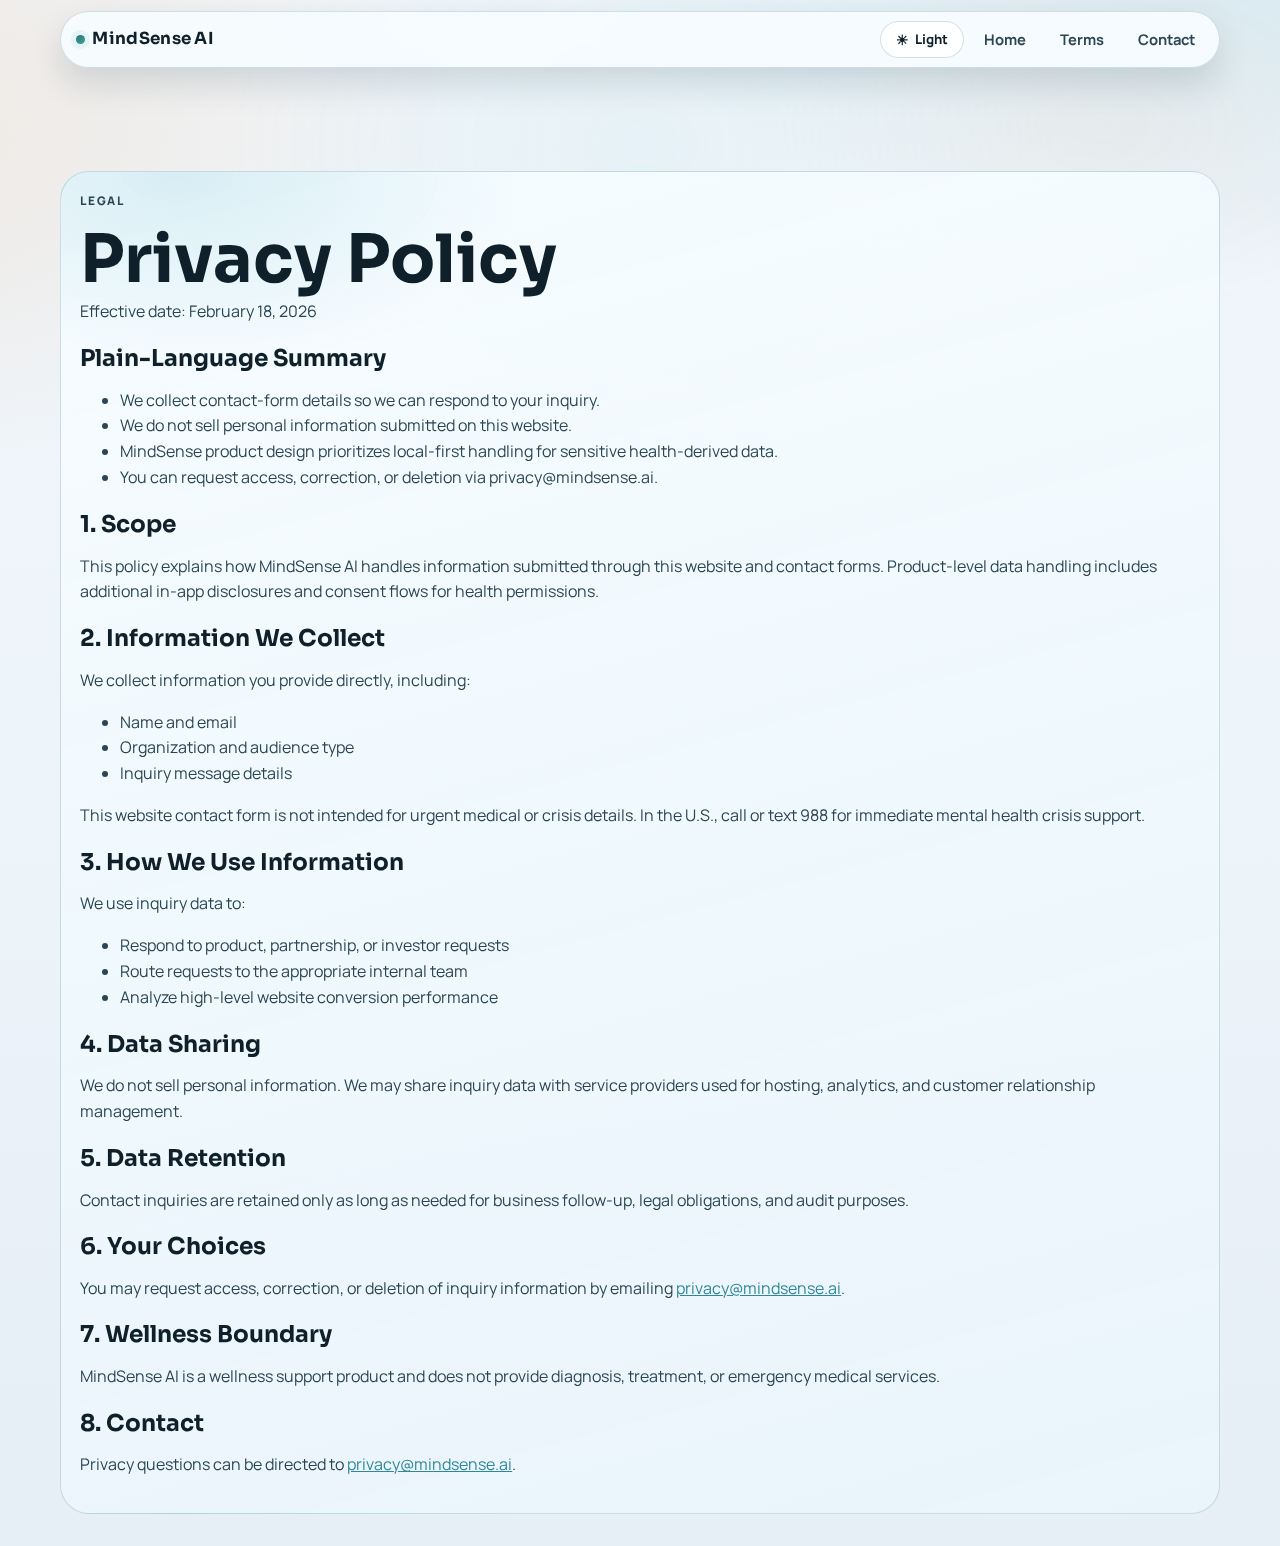
<file: Website/privacy.html>
<!doctype html>
<html lang="en">
<head>
  <meta charset="utf-8" />
  <meta name="viewport" content="width=device-width, initial-scale=1" />
  <title>MindSense AI | Privacy Policy</title>
  <meta name="description" content="Privacy policy for MindSense AI website and product communications." />
  <meta name="robots" content="index,follow" />
  <link rel="canonical" href="https://mindsense.ai/privacy.html" />
  <link rel="icon" href="assets/favicon.svg" type="image/svg+xml" />
  <link rel="preconnect" href="https://fonts.googleapis.com" />
  <link rel="preconnect" href="https://fonts.gstatic.com" crossorigin />
  <link
    href="https://fonts.googleapis.com/css2?family=Sora:wght@500;600;700;800&amp;family=Manrope:wght@400;500;600;700;800&amp;display=swap"
    rel="stylesheet"
  />
  <link rel="stylesheet" href="styles.css" />
  <script defer src="main.js"></script>
</head>
<body class="static-page">
  <header class="site-header static-header">
    <a class="brand" href="index.html#top">
      <span class="brand-dot" aria-hidden="true"></span>
      MindSense AI
    </a>
    <button
      class="theme-toggle"
      type="button"
      data-theme-toggle
      aria-label="Switch to light mode"
      aria-pressed="false"
    >
      <span aria-hidden="true" data-theme-icon>◐</span>
      <span data-theme-label>Dark</span>
    </button>
    <nav class="site-nav" aria-label="Policy navigation">
      <a href="index.html">Home</a>
      <a href="terms.html">Terms</a>
      <a href="index.html#contact">Contact</a>
    </nav>
  </header>

  <main class="container static-main">
    <article class="doc-shell">
      <p class="eyebrow">Legal</p>
      <h1>Privacy Policy</h1>
      <p class="doc-meta">Effective date: February 18, 2026</p>

      <h2>Plain-Language Summary</h2>
      <ul>
        <li>We collect contact-form details so we can respond to your inquiry.</li>
        <li>We do not sell personal information submitted on this website.</li>
        <li>MindSense product design prioritizes local-first handling for sensitive health-derived data.</li>
        <li>You can request access, correction, or deletion via privacy@mindsense.ai.</li>
      </ul>

      <h2>1. Scope</h2>
      <p>
        This policy explains how MindSense AI handles information submitted through this website
        and contact forms. Product-level data handling includes additional in-app disclosures and
        consent flows for health permissions.
      </p>

      <h2>2. Information We Collect</h2>
      <p>We collect information you provide directly, including:</p>
      <ul>
        <li>Name and email</li>
        <li>Organization and audience type</li>
        <li>Inquiry message details</li>
      </ul>
      <p>
        This website contact form is not intended for urgent medical or crisis details.
        In the U.S., call or text 988 for immediate mental health crisis support.
      </p>

      <h2>3. How We Use Information</h2>
      <p>We use inquiry data to:</p>
      <ul>
        <li>Respond to product, partnership, or investor requests</li>
        <li>Route requests to the appropriate internal team</li>
        <li>Analyze high-level website conversion performance</li>
      </ul>

      <h2>4. Data Sharing</h2>
      <p>
        We do not sell personal information. We may share inquiry data with service providers
        used for hosting, analytics, and customer relationship management.
      </p>

      <h2>5. Data Retention</h2>
      <p>
        Contact inquiries are retained only as long as needed for business follow-up,
        legal obligations, and audit purposes.
      </p>

      <h2>6. Your Choices</h2>
      <p>
        You may request access, correction, or deletion of inquiry information by emailing
        <a href="mailto:privacy@mindsense.ai">privacy@mindsense.ai</a>.
      </p>

      <h2>7. Wellness Boundary</h2>
      <p>
        MindSense AI is a wellness support product and does not provide diagnosis,
        treatment, or emergency medical services.
      </p>

      <h2>8. Contact</h2>
      <p>
        Privacy questions can be directed to
        <a href="mailto:privacy@mindsense.ai">privacy@mindsense.ai</a>.
      </p>
    </article>
  </main>
</body>
</html>
</file>
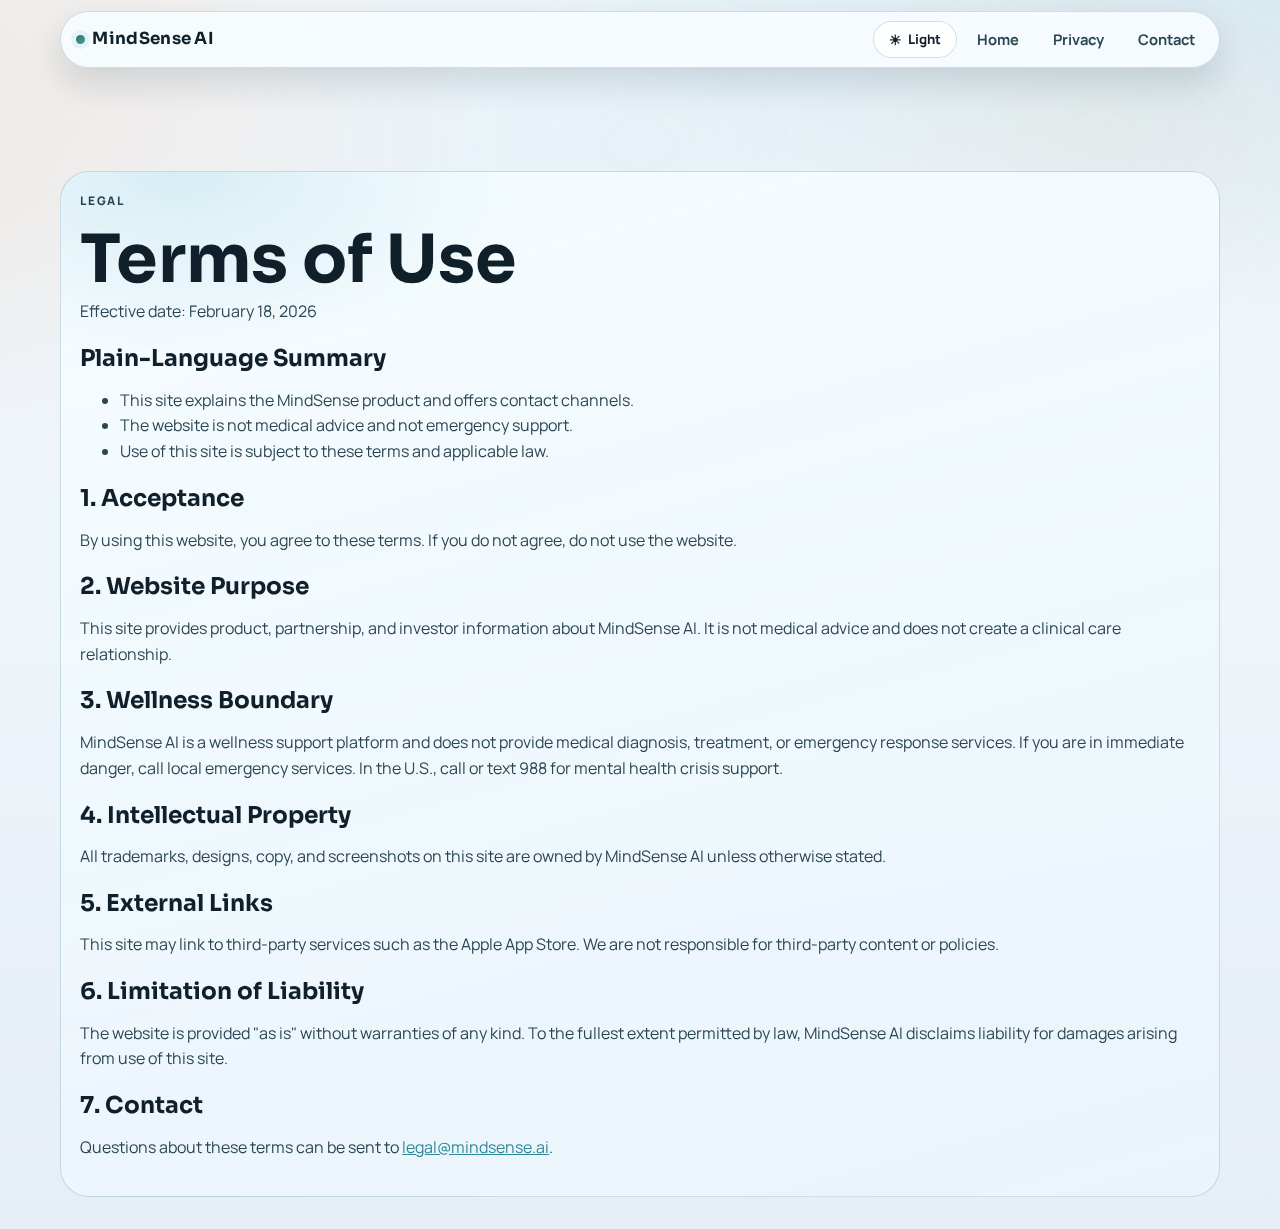
<file: Website/terms.html>
<!doctype html>
<html lang="en">
<head>
  <meta charset="utf-8" />
  <meta name="viewport" content="width=device-width, initial-scale=1" />
  <title>MindSense AI | Terms of Use</title>
  <meta name="description" content="Terms of use for MindSense AI website and contact channels." />
  <meta name="robots" content="index,follow" />
  <link rel="canonical" href="https://mindsense.ai/terms.html" />
  <link rel="icon" href="assets/favicon.svg" type="image/svg+xml" />
  <link rel="preconnect" href="https://fonts.googleapis.com" />
  <link rel="preconnect" href="https://fonts.gstatic.com" crossorigin />
  <link
    href="https://fonts.googleapis.com/css2?family=Sora:wght@500;600;700;800&amp;family=Manrope:wght@400;500;600;700;800&amp;display=swap"
    rel="stylesheet"
  />
  <link rel="stylesheet" href="styles.css" />
  <script defer src="main.js"></script>
</head>
<body class="static-page">
  <header class="site-header static-header">
    <a class="brand" href="index.html#top">
      <span class="brand-dot" aria-hidden="true"></span>
      MindSense AI
    </a>
    <button
      class="theme-toggle"
      type="button"
      data-theme-toggle
      aria-label="Switch to light mode"
      aria-pressed="false"
    >
      <span aria-hidden="true" data-theme-icon>◐</span>
      <span data-theme-label>Dark</span>
    </button>
    <nav class="site-nav" aria-label="Policy navigation">
      <a href="index.html">Home</a>
      <a href="privacy.html">Privacy</a>
      <a href="index.html#contact">Contact</a>
    </nav>
  </header>

  <main class="container static-main">
    <article class="doc-shell">
      <p class="eyebrow">Legal</p>
      <h1>Terms of Use</h1>
      <p class="doc-meta">Effective date: February 18, 2026</p>

      <h2>Plain-Language Summary</h2>
      <ul>
        <li>This site explains the MindSense product and offers contact channels.</li>
        <li>The website is not medical advice and not emergency support.</li>
        <li>Use of this site is subject to these terms and applicable law.</li>
      </ul>

      <h2>1. Acceptance</h2>
      <p>
        By using this website, you agree to these terms. If you do not agree,
        do not use the website.
      </p>

      <h2>2. Website Purpose</h2>
      <p>
        This site provides product, partnership, and investor information about MindSense AI.
        It is not medical advice and does not create a clinical care relationship.
      </p>

      <h2>3. Wellness Boundary</h2>
      <p>
        MindSense AI is a wellness support platform and does not provide medical diagnosis,
        treatment, or emergency response services. If you are in immediate danger,
        call local emergency services. In the U.S., call or text 988 for mental health crisis support.
      </p>

      <h2>4. Intellectual Property</h2>
      <p>
        All trademarks, designs, copy, and screenshots on this site are owned by MindSense AI
        unless otherwise stated.
      </p>

      <h2>5. External Links</h2>
      <p>
        This site may link to third-party services such as the Apple App Store. We are not
        responsible for third-party content or policies.
      </p>

      <h2>6. Limitation of Liability</h2>
      <p>
        The website is provided "as is" without warranties of any kind. To the fullest extent
        permitted by law, MindSense AI disclaims liability for damages arising from use of this site.
      </p>

      <h2>7. Contact</h2>
      <p>
        Questions about these terms can be sent to
        <a href="mailto:legal@mindsense.ai">legal@mindsense.ai</a>.
      </p>
    </article>
  </main>
</body>
</html>
</file>
<file: Website/styles.css>
:root {
  --bg: #071219;
  --bg-2: #0b1c25;
  --bg-3: #09151c;
  --surface: rgba(9, 24, 33, 0.72);
  --surface-strong: rgba(8, 20, 28, 0.88);
  --line: rgba(150, 208, 223, 0.24);
  --line-strong: rgba(150, 208, 223, 0.46);
  --text: #edf9fd;
  --text-soft: #cbe1e7;
  --text-muted: #a7c3cc;
  --teal-300: #8ed8e4;
  --teal-400: #70c5d5;
  --teal-500: #55a8b8;
  --mint: #9de1c6;
  --copper: #e0a674;
  --danger: #ffb7b7;
  --radius-sm: 0.8rem;
  --radius-md: 1.2rem;
  --radius-lg: 1.8rem;
  --shadow-soft: 0 18px 40px rgba(0, 0, 0, 0.35);
  --shadow-hero: 0 36px 80px rgba(0, 0, 0, 0.46);
  --page-gradient-a: rgba(92, 178, 195, 0.26);
  --page-gradient-b: rgba(224, 166, 116, 0.2);
  --grid-line: rgba(124, 176, 188, 0.08);
  --orb-a-bg: rgba(88, 170, 183, 0.42);
  --orb-b-bg: rgba(222, 159, 110, 0.35);
  --header-bg: rgba(8, 24, 31, 0.74);
  --menu-bg: rgba(9, 26, 34, 0.85);
  --secondary-btn-bg: rgba(9, 26, 34, 0.74);
  --panel-bg: linear-gradient(160deg, rgba(8, 24, 31, 0.84), rgba(7, 20, 26, 0.74));
  --phone-frame-bg: linear-gradient(170deg, rgba(11, 30, 38, 0.72), rgba(5, 18, 23, 0.86));
  --strip-bg: rgba(8, 23, 29, 0.67);
  --pill-border: rgba(146, 204, 219, 0.2);
  --pill-bg: rgba(8, 20, 26, 0.68);
  --path-bg:
    radial-gradient(circle at 85% 8%, rgba(109, 196, 212, 0.13), transparent 58%),
    rgba(8, 23, 29, 0.74);
  --surface-tab-bg: rgba(8, 23, 29, 0.64);
  --surface-tab-active-border: rgba(109, 196, 212, 0.62);
  --surface-tab-active-bg: linear-gradient(145deg, rgba(11, 31, 39, 0.94), rgba(10, 27, 34, 0.9));
  --surface-stage-bg:
    radial-gradient(500px 260px at 20% 0%, rgba(108, 197, 211, 0.18), transparent 70%),
    linear-gradient(165deg, rgba(8, 24, 31, 0.78), rgba(7, 20, 26, 0.86));
  --investor-shell-bg:
    radial-gradient(380px 240px at 90% 5%, rgba(109, 196, 212, 0.18), transparent 60%),
    linear-gradient(160deg, rgba(8, 23, 29, 0.86), rgba(7, 20, 26, 0.84));
  --investor-cta-bg: rgba(8, 23, 29, 0.64);
  --contact-shell-bg:
    radial-gradient(460px 230px at 8% 8%, rgba(109, 196, 212, 0.16), transparent 70%),
    linear-gradient(160deg, rgba(8, 23, 29, 0.9), rgba(7, 20, 26, 0.86));
  --form-border: rgba(150, 208, 223, 0.2);
  --form-bg: rgba(3, 13, 18, 0.64);
  --input-border: rgba(155, 212, 226, 0.34);
  --input-bg: rgba(2, 10, 14, 0.92);
  --doc-shell-bg:
    radial-gradient(500px 260px at 10% 0%, rgba(108, 197, 211, 0.15), transparent 70%),
    linear-gradient(165deg, rgba(8, 24, 31, 0.82), rgba(7, 20, 26, 0.86));
  --mobile-nav-bg: rgba(8, 24, 31, 0.95);
  --progress-track: rgba(143, 217, 231, 0.12);
  --progress-fill: linear-gradient(90deg, #8ed8e4, #9de1c6);
  --focus-glow: rgba(141, 216, 228, 0.18);
  --card-hover-bg:
    radial-gradient(circle at 20% 8%, rgba(110, 196, 212, 0.19), transparent 58%),
    rgba(8, 24, 31, 0.76);
  --ease-smooth: cubic-bezier(0.22, 1, 0.36, 1);
  --pointer-x: 50%;
  --pointer-y: 12%;
  --hero-progress: 0;
  --loader-bg: rgba(4, 16, 22, 0.93);
  --loader-line: rgba(140, 214, 227, 0.3);
  --loader-text: #dff5fa;
}

html[data-theme="dark"] {
  color-scheme: dark;
}

html[data-theme="light"] {
  color-scheme: light;
  --bg: #f1f6fa;
  --bg-2: #edf4fa;
  --bg-3: #e6eef6;
  --surface: rgba(255, 255, 255, 0.84);
  --surface-strong: rgba(255, 255, 255, 0.95);
  --line: rgba(24, 84, 106, 0.18);
  --line-strong: rgba(24, 84, 106, 0.3);
  --text: #10202a;
  --text-soft: #2b4652;
  --text-muted: #446270;
  --teal-300: #2f8898;
  --teal-400: #2a7483;
  --teal-500: #2c6370;
  --mint: #42a184;
  --copper: #9f6032;
  --danger: #d56f7c;
  --shadow-soft: 0 16px 34px rgba(14, 42, 57, 0.14);
  --shadow-hero: 0 28px 58px rgba(14, 42, 57, 0.2);
  --page-gradient-a: rgba(80, 174, 200, 0.22);
  --page-gradient-b: rgba(232, 170, 118, 0.2);
  --grid-line: rgba(67, 122, 144, 0.08);
  --orb-a-bg: rgba(75, 154, 175, 0.3);
  --orb-b-bg: rgba(200, 133, 83, 0.24);
  --header-bg: rgba(246, 252, 255, 0.92);
  --menu-bg: rgba(250, 253, 255, 0.97);
  --secondary-btn-bg: rgba(241, 249, 252, 0.93);
  --panel-bg: linear-gradient(160deg, rgba(246, 252, 255, 0.94), rgba(235, 245, 250, 0.9));
  --phone-frame-bg: linear-gradient(170deg, rgba(243, 250, 255, 0.9), rgba(231, 242, 250, 0.96));
  --strip-bg: rgba(247, 252, 255, 0.88);
  --pill-border: rgba(62, 117, 139, 0.2);
  --pill-bg: rgba(240, 249, 252, 0.9);
  --path-bg:
    radial-gradient(circle at 85% 8%, rgba(54, 155, 186, 0.16), transparent 58%),
    rgba(247, 252, 255, 0.9);
  --surface-tab-bg: rgba(247, 252, 255, 0.9);
  --surface-tab-active-border: rgba(42, 133, 150, 0.46);
  --surface-tab-active-bg: linear-gradient(145deg, rgba(235, 248, 253, 0.98), rgba(226, 242, 250, 0.96));
  --surface-stage-bg:
    radial-gradient(500px 260px at 20% 0%, rgba(73, 170, 199, 0.2), transparent 70%),
    linear-gradient(165deg, rgba(246, 252, 255, 0.95), rgba(233, 244, 251, 0.93));
  --investor-shell-bg:
    radial-gradient(380px 240px at 90% 5%, rgba(76, 171, 196, 0.2), transparent 60%),
    linear-gradient(160deg, rgba(246, 252, 255, 0.96), rgba(233, 244, 251, 0.92));
  --investor-cta-bg: rgba(241, 249, 252, 0.93);
  --contact-shell-bg:
    radial-gradient(460px 230px at 8% 8%, rgba(76, 171, 196, 0.17), transparent 70%),
    linear-gradient(160deg, rgba(246, 252, 255, 0.96), rgba(233, 244, 251, 0.92));
  --form-border: rgba(58, 118, 140, 0.2);
  --form-bg: rgba(248, 253, 255, 0.92);
  --input-border: rgba(45, 104, 126, 0.32);
  --input-bg: rgba(255, 255, 255, 0.96);
  --doc-shell-bg:
    radial-gradient(500px 260px at 10% 0%, rgba(77, 174, 197, 0.18), transparent 70%),
    linear-gradient(165deg, rgba(246, 252, 255, 0.96), rgba(233, 244, 251, 0.92));
  --mobile-nav-bg: rgba(250, 253, 255, 0.97);
  --progress-track: rgba(39, 101, 125, 0.14);
  --progress-fill: linear-gradient(90deg, #2f8898, #42a184);
  --focus-glow: rgba(47, 136, 152, 0.2);
  --card-hover-bg:
    radial-gradient(circle at 20% 8%, rgba(66, 160, 188, 0.22), transparent 58%),
    rgba(244, 251, 255, 0.94);
  --loader-bg: rgba(241, 249, 253, 0.94);
  --loader-line: rgba(44, 118, 143, 0.3);
  --loader-text: #1a3844;
}

*,
*::before,
*::after {
  box-sizing: border-box;
}

html {
  scroll-behavior: smooth;
}

html.is-booting,
html.is-booting body {
  overflow: hidden;
}

body {
  margin: 0;
  font-family: "Manrope", sans-serif;
  color: var(--text);
  background:
    radial-gradient(1200px 680px at 105% -12%, var(--page-gradient-a), transparent 70%),
    radial-gradient(950px 500px at -16% 8%, var(--page-gradient-b), transparent 72%),
    linear-gradient(180deg, var(--bg), var(--bg-2) 50%, var(--bg-3));
  line-height: 1.62;
  overflow-x: hidden;
}

body::before {
  content: "";
  position: fixed;
  inset: 0;
  pointer-events: none;
  z-index: -1;
  opacity: 0.12;
  background-image:
    linear-gradient(transparent 96%, rgba(143, 217, 231, 0.2) 100%),
    linear-gradient(90deg, transparent 97%, rgba(143, 217, 231, 0.12) 100%);
  background-size: 100% 22px, 24px 100%;
  mix-blend-mode: soft-light;
}

body::after {
  content: "";
  position: fixed;
  inset: 0;
  pointer-events: none;
  z-index: -1;
  opacity: 0.55;
  background:
    radial-gradient(580px 420px at var(--pointer-x) var(--pointer-y), rgba(142, 216, 228, 0.18), transparent 72%),
    radial-gradient(460px 280px at 86% 14%, rgba(226, 166, 112, 0.14), transparent 70%);
  transition: opacity 260ms var(--ease-smooth);
}

body.nav-open {
  overflow-y: hidden;
}

:where(section[id], #top, #hero-visuals, #product, #paths, #investor, #contact) {
  scroll-margin-top: 7rem;
}

a,
button,
input,
select,
textarea {
  transition: box-shadow 150ms ease, border-color 150ms ease, color 150ms ease, transform 150ms ease;
}

a:focus-visible,
button:focus-visible,
input:focus-visible,
select:focus-visible,
textarea:focus-visible,
.surface-tab:focus-visible,
.path-link:focus-visible {
  outline: 2px solid var(--teal-300);
  outline-offset: 2px;
  box-shadow: 0 0 0 4px var(--focus-glow);
}

.skip-link {
  position: absolute;
  left: 1rem;
  top: -100px;
  z-index: 100;
  padding: 0.5rem 0.85rem;
  border-radius: 0.6rem;
  text-decoration: none;
  font-weight: 800;
  color: #021920;
  background: #ffffff;
}

.skip-link:focus-visible {
  top: 0.75rem;
}

.site-loader {
  position: fixed;
  inset: 0;
  z-index: 170;
  display: grid;
  place-items: center;
  padding: 1rem;
  background: var(--loader-bg);
  opacity: 0;
  visibility: hidden;
  pointer-events: none;
  transition: opacity 460ms var(--ease-smooth), visibility 460ms var(--ease-smooth);
}

html.is-booting .site-loader {
  opacity: 1;
  visibility: visible;
  pointer-events: auto;
}

html.is-loaded .site-loader {
  opacity: 0;
  visibility: hidden;
}

.site-loader-shell {
  width: min(480px, 100%);
  border: 1px solid var(--loader-line);
  border-radius: 1.2rem;
  background: var(--surface);
  backdrop-filter: blur(12px);
  padding: 1rem 1.1rem;
  transform: translateY(10px) scale(0.985);
  transition: transform 420ms var(--ease-smooth), opacity 420ms var(--ease-smooth);
}

html.is-booting .site-loader-shell {
  transform: translateY(0) scale(1);
}

.site-loader-brand {
  margin: 0;
  font-family: "Sora", sans-serif;
  font-size: 1.02rem;
  letter-spacing: 0.04em;
  color: var(--loader-text);
}

.site-loader-copy {
  margin: 0.35rem 0 0.52rem;
  color: var(--text-soft);
  font-size: 0.86rem;
  font-weight: 700;
}

.site-loader-progress {
  margin: 0;
  color: var(--teal-300);
  font-family: "Sora", sans-serif;
  font-size: 1.3rem;
  font-weight: 800;
  letter-spacing: 0.02em;
}

.scroll-progress {
  position: fixed;
  inset: 0 0 auto;
  z-index: 120;
  height: 3px;
  background: var(--progress-track);
  pointer-events: none;
}

.scroll-progress span {
  display: block;
  height: 100%;
  width: 0%;
  background: var(--progress-fill);
  box-shadow: 0 0 18px rgba(141, 216, 228, 0.5);
  transform-origin: left center;
}

.bg-grid {
  position: fixed;
  inset: 0;
  z-index: -3;
  pointer-events: none;
  opacity: 0.24;
  background-image:
    linear-gradient(var(--grid-line) 1px, transparent 1px),
    linear-gradient(90deg, var(--grid-line) 1px, transparent 1px);
  background-size: 36px 36px;
  mask-image: radial-gradient(circle at 50% 20%, black 35%, transparent 85%);
}

.bg-orb {
  position: fixed;
  z-index: -2;
  width: 34rem;
  height: 34rem;
  border-radius: 50%;
  filter: blur(75px);
  opacity: 0.5;
  pointer-events: none;
  animation: orb-float 11s ease-in-out infinite alternate;
}

.orb-a {
  left: -12rem;
  top: -9rem;
  background: var(--orb-a-bg);
}

.orb-b {
  right: -12rem;
  top: 20rem;
  background: var(--orb-b-bg);
  animation-delay: 1.25s;
}

@keyframes orb-float {
  from {
    transform: translateY(0) scale(1);
  }

  to {
    transform: translateY(-25px) scale(1.06);
  }
}

@keyframes cue-bounce {
  0%,
  100% {
    transform: rotate(45deg) translateY(-1px);
    opacity: 0.8;
  }

  50% {
    transform: rotate(45deg) translateY(4px);
    opacity: 1;
  }
}

.container {
  width: min(1160px, calc(100% - 2.5rem));
  margin-inline: auto;
}

.section {
  padding: 5.1rem 0 0.9rem;
}

.section-spacious {
  padding-top: 6.6rem;
}

.section-tight {
  padding-top: 4.5rem;
}

.site-header {
  position: sticky;
  top: 0.7rem;
  z-index: 80;
  width: min(1160px, calc(100% - 1.5rem));
  margin: 0.7rem auto 0;
  border: 1px solid var(--line);
  border-radius: 999px;
  padding: 0.58rem 0.95rem;
  backdrop-filter: blur(16px);
  background: var(--header-bg);
  box-shadow: var(--shadow-soft);
  display: flex;
  align-items: center;
  justify-content: flex-start;
  gap: 0.7rem;
  transition: border-color 240ms var(--ease-smooth), background-color 240ms var(--ease-smooth);
}

.site-header.is-scrolled {
  border-color: var(--line-strong);
}

.brand {
  display: inline-flex;
  align-items: center;
  gap: 0.45rem;
  font-family: "Sora", sans-serif;
  font-weight: 700;
  letter-spacing: 0.02em;
  font-size: 1.04rem;
  color: var(--text);
  text-decoration: none;
}

.brand-dot {
  width: 0.55rem;
  height: 0.55rem;
  border-radius: 50%;
  background: linear-gradient(140deg, var(--teal-400), var(--mint));
  box-shadow: 0 0 0 5px rgba(109, 196, 212, 0.13);
}

.site-nav {
  display: flex;
  gap: 1rem;
  align-items: center;
}

.theme-toggle {
  margin-left: auto;
  border: 1px solid var(--line);
  border-radius: 999px;
  background: var(--surface);
  color: var(--text);
  font: inherit;
  font-weight: 800;
  font-size: 0.82rem;
  letter-spacing: 0.01em;
  padding: 0.42rem 0.72rem;
  display: inline-flex;
  align-items: center;
  gap: 0.36rem;
  min-width: 5.2rem;
  justify-content: center;
}

.theme-toggle:hover {
  border-color: var(--line-strong);
}

[data-theme-icon] {
  font-size: 0.9rem;
  line-height: 1;
}

.site-nav a {
  --magnetic-x: 0px;
  --magnetic-y: 0px;
  text-decoration: none;
  color: var(--text-soft);
  font-size: 0.92rem;
  font-weight: 700;
  padding: 0.3rem 0.5rem;
  border-radius: 0.55rem;
  border: 1px solid transparent;
  transform: translate3d(var(--magnetic-x), var(--magnetic-y), 0);
  transition: transform 220ms var(--ease-smooth), color 180ms var(--ease-smooth), border-color 180ms var(--ease-smooth), background-color 180ms var(--ease-smooth);
}

.site-nav a:hover {
  color: var(--text);
  border-color: var(--line);
  background: var(--surface);
}

.site-nav a.is-current {
  color: var(--text);
  border-color: var(--line-strong);
  background: var(--surface-strong);
}

.site-nav a.nav-cta {
  border-color: transparent;
}

.site-nav a.nav-cta:hover,
.site-nav a.nav-cta.is-current {
  color: #042830 !important;
  border-color: transparent;
  background: linear-gradient(135deg, #9de1ef, #9ddfc4);
}

.nav-cta {
  border-radius: 999px;
  padding: 0.47rem 0.9rem;
  color: #042830 !important;
  background: linear-gradient(135deg, #9de1ef, #9ddfc4);
}

.menu-toggle {
  display: none;
  border: 1px solid var(--line);
  border-radius: 999px;
  background: var(--menu-bg);
  color: var(--text);
  font: inherit;
  font-weight: 700;
  padding: 0.45rem 0.85rem;
}

.hero {
  display: grid;
  grid-template-columns: 1.05fr 0.95fr;
  gap: 1.6rem;
  align-items: center;
}

.hero-copy {
  position: relative;
  transition: transform 150ms linear;
}

.eyebrow {
  margin: 0 0 0.8rem;
  text-transform: uppercase;
  font-size: 0.74rem;
  font-weight: 800;
  letter-spacing: 0.14em;
  color: var(--teal-400);
}

h1,
h2,
h3 {
  margin: 0 0 0.66rem;
  line-height: 1.1;
}

h1 {
  font-family: "Sora", sans-serif;
  font-size: clamp(2.2rem, 5.2vw, 4.4rem);
  max-width: 14ch;
  text-wrap: balance;
}

h2 {
  font-family: "Sora", sans-serif;
  font-size: clamp(1.72rem, 3vw, 2.9rem);
}

h3 {
  font-size: 1.26rem;
}

.lead {
  margin: 0;
  max-width: 58ch;
  color: var(--text-soft);
  font-size: clamp(1rem, 1.42vw, 1.2rem);
}

.cta-row {
  margin-top: 1.35rem;
  display: flex;
  flex-wrap: wrap;
  gap: 0.85rem;
  align-items: center;
}

.cta-text-link {
  color: var(--teal-300);
  font-weight: 800;
  text-decoration: none;
  padding: 0.3rem 0.2rem;
}

.cta-text-link:hover {
  color: #c6f1f8;
  text-decoration: underline;
}

.btn {
  --magnetic-x: 0px;
  --magnetic-y: 0px;
  --lift-y: 0px;
  border: 1px solid transparent;
  border-radius: 999px;
  padding: 0.82rem 1.15rem;
  text-decoration: none;
  font-weight: 800;
  font-size: 0.92rem;
  letter-spacing: 0.01em;
  display: inline-flex;
  align-items: center;
  justify-content: center;
  transform: translate3d(var(--magnetic-x), calc(var(--magnetic-y) + var(--lift-y)), 0);
  transition: transform 220ms var(--ease-smooth), box-shadow 150ms ease, background-color 150ms ease;
}

.btn:hover,
.btn:focus-visible {
  --lift-y: -1px;
}

button:disabled,
.btn:disabled {
  opacity: 0.7;
  cursor: not-allowed;
  --magnetic-x: 0px;
  --magnetic-y: 0px;
  --lift-y: 0px;
}

.btn-primary {
  color: #042830;
  background: linear-gradient(135deg, #9de1ef, #9ddfc4);
  box-shadow: 0 12px 24px rgba(84, 168, 181, 0.3);
}

.btn-secondary {
  color: var(--text);
  border-color: var(--line);
  background: var(--secondary-btn-bg);
}

.hero-proof {
  margin-top: 1.2rem;
  border: 1px solid var(--line);
  border-radius: var(--radius-md);
  padding: 0.9rem;
  background: var(--panel-bg);
}

.hero-proof-title {
  margin: 0 0 0.48rem;
  font-weight: 800;
  color: var(--teal-300);
}

.trust-list {
  margin: 0;
  padding-left: 1.1rem;
}

.trust-list li {
  margin-bottom: 0.4rem;
  color: var(--text-soft);
}

.hero-metrics {
  margin-top: 1rem;
  display: grid;
  grid-template-columns: repeat(3, minmax(0, 1fr));
  gap: 0.64rem;
}

html[data-motion="enhanced"] .hero-copy {
  transform: translate3d(0, calc(var(--hero-progress) * -28px), 0);
}

.scroll-cue {
  margin-top: 1.02rem;
  display: inline-flex;
  align-items: center;
  gap: 0.44rem;
  text-decoration: none;
  color: var(--text-soft);
  font-size: 0.78rem;
  font-weight: 800;
  letter-spacing: 0.06em;
  text-transform: uppercase;
}

.scroll-cue::after {
  content: "";
  width: 0.5rem;
  height: 0.5rem;
  border-right: 2px solid currentColor;
  border-bottom: 2px solid currentColor;
  transform: rotate(45deg) translateY(-1px);
  animation: cue-bounce 1.5s ease-in-out infinite;
}

.scroll-cue:hover {
  color: var(--text);
}

.hero-metric {
  margin: 0;
  border: 1px solid var(--pill-border);
  border-radius: 0.92rem;
  padding: 0.7rem;
  background: var(--pill-bg);
  transition: border-color 220ms var(--ease-smooth), background 220ms var(--ease-smooth), transform 220ms var(--ease-smooth);
}

.hero-metric-value {
  margin: 0;
  font-family: "Sora", sans-serif;
  font-size: 1.02rem;
  font-weight: 800;
  color: var(--teal-300);
}

.hero-metric-label {
  margin: 0.16rem 0 0;
  font-size: 0.76rem;
  line-height: 1.45;
  color: var(--text-soft);
  font-weight: 700;
}

.hero-media {
  position: relative;
  min-height: 540px;
  perspective: 1200px;
  transform-style: preserve-3d;
  transition: transform 170ms linear;
}

html[data-motion="enhanced"] .hero-media {
  transform: translate3d(0, calc(var(--hero-progress) * 18px), 0);
}

.phone-card {
  margin: 0;
  position: absolute;
  border-radius: 2.2rem;
  border: 1px solid var(--line-strong);
  overflow: hidden;
  background: var(--phone-frame-bg);
  box-shadow: var(--shadow-hero);
  transform-style: preserve-3d;
  transition: transform 500ms cubic-bezier(0.22, 1, 0.36, 1);
}

.phone-card img {
  display: block;
  width: 100%;
  height: auto;
}

.phone-main {
  width: min(56vw, 338px);
  right: 12%;
  top: 0;
  transform: rotate(-4deg) translateY(10px);
  z-index: 3;
}

.phone-side-a {
  width: min(43vw, 262px);
  left: 0;
  top: 78px;
  transform: rotate(-13deg) translateY(16px);
  z-index: 1;
}

.phone-side-b {
  width: min(43vw, 262px);
  right: 0;
  bottom: 12px;
  transform: rotate(9deg) translateY(16px);
  z-index: 2;
}

[data-tilt-root].is-tilting .phone-main {
  transform: rotate(calc(-4deg + var(--tilt-x, 0deg))) translateY(5px);
}

[data-tilt-root].is-tilting .phone-side-a {
  transform: rotate(calc(-13deg + var(--tilt-x, 0deg) * 0.7)) translateY(8px);
}

[data-tilt-root].is-tilting .phone-side-b {
  transform: rotate(calc(9deg + var(--tilt-x, 0deg) * 0.7)) translateY(11px);
}

.jump-strip {
  margin-top: 1.25rem;
  display: grid;
  grid-template-columns: repeat(4, minmax(0, 1fr));
  gap: 0.6rem;
}

.jump-strip a {
  --magnetic-x: 0px;
  --magnetic-y: 0px;
  text-decoration: none;
  color: var(--text-soft);
  border: 1px solid var(--line);
  border-radius: 0.82rem;
  background: var(--surface);
  font-size: 0.84rem;
  font-weight: 800;
  text-align: center;
  padding: 0.58rem 0.7rem;
  transform: translate3d(var(--magnetic-x), var(--magnetic-y), 0);
  transition: transform 220ms var(--ease-smooth), border-color 200ms var(--ease-smooth), color 200ms var(--ease-smooth);
}

.jump-strip a:hover {
  color: var(--text);
  border-color: var(--line-strong);
  transform: translate3d(var(--magnetic-x), calc(var(--magnetic-y) - 1px), 0);
}

.proof-strip {
  margin-top: 1.1rem;
  border: 1px solid var(--line);
  border-radius: var(--radius-lg);
  background: var(--strip-bg);
  backdrop-filter: blur(8px);
  padding: 0.8rem;
  display: grid;
  grid-template-columns: repeat(4, minmax(0, 1fr));
  gap: 0.65rem;
}

[data-float-card] {
  --float-tilt-x: 0deg;
  --float-tilt-y: 0deg;
  --float-lift: 0px;
}

html[data-can-float="true"] [data-float-card] {
  transform: perspective(920px) rotateX(var(--float-tilt-y)) rotateY(var(--float-tilt-x)) translateY(var(--float-lift));
  transform-style: preserve-3d;
  will-change: transform;
}

.proof-pill {
  margin: 0;
  border: 1px solid var(--pill-border);
  border-radius: 1rem;
  padding: 0.8rem 0.7rem;
  background: var(--pill-bg);
  transition: border-color 220ms var(--ease-smooth), transform 220ms var(--ease-smooth), background 220ms var(--ease-smooth);
}

.proof-pill:hover {
  border-color: var(--line-strong);
  --float-lift: -2px;
}

.proof-value {
  margin: 0;
  font-family: "Sora", sans-serif;
  font-weight: 800;
  font-size: 1.1rem;
  color: var(--teal-300);
}

[data-countup] {
  font-variant-numeric: tabular-nums;
}

.proof-label {
  margin: 0.2rem 0 0;
  color: var(--text-soft);
  font-size: 0.86rem;
  font-weight: 700;
}

.section-head {
  margin-bottom: 1.2rem;
}

.section-lead {
  margin: 0;
  max-width: 70ch;
  color: var(--text-soft);
}

.workflow-grid {
  display: grid;
  grid-template-columns: repeat(4, minmax(0, 1fr));
  gap: 0.85rem;
}

.workflow-card {
  border: 1px solid var(--line);
  border-radius: var(--radius-md);
  padding: 1rem;
  background: var(--path-bg);
}

.workflow-card p {
  margin: 0;
  color: var(--text-soft);
}

.workflow-note {
  margin: 1rem 0 0;
  color: var(--text-muted);
  font-size: 0.9rem;
}

.control-grid {
  display: grid;
  grid-template-columns: repeat(3, minmax(0, 1fr));
  gap: 0.85rem;
}

.control-card {
  border: 1px solid var(--line);
  border-radius: var(--radius-md);
  padding: 1rem;
  background: var(--path-bg);
}

.control-card p {
  margin: 0;
  color: var(--text-soft);
}

.control-list {
  margin: 0.65rem 0 0;
  padding-left: 1rem;
}

.control-list li {
  margin-bottom: 0.32rem;
  color: var(--text-soft);
}

.path-grid {
  display: grid;
  grid-template-columns: repeat(3, minmax(0, 1fr));
  gap: 0.85rem;
}

.path-card {
  border: 1px solid var(--line);
  border-radius: var(--radius-md);
  padding: 1rem;
  background: var(--path-bg);
  transition: border-color 220ms var(--ease-smooth), transform 220ms var(--ease-smooth), background 220ms var(--ease-smooth);
}

.workflow-card,
.control-card {
  transition: border-color 220ms var(--ease-smooth), transform 220ms var(--ease-smooth), background 220ms var(--ease-smooth);
}

.workflow-card:hover,
.control-card:hover,
.path-card:hover {
  border-color: var(--line-strong);
  --float-lift: -2px;
  background: var(--card-hover-bg);
}

.path-card p {
  color: var(--text-soft);
}

.path-link {
  --magnetic-x: 0px;
  --magnetic-y: 0px;
  display: inline-flex;
  margin-top: 0.4rem;
  font-weight: 800;
  color: var(--teal-300);
  text-decoration: none;
  transform: translate3d(var(--magnetic-x), var(--magnetic-y), 0);
  transition: transform 220ms var(--ease-smooth), color 180ms var(--ease-smooth), text-decoration-color 180ms var(--ease-smooth);
}

.path-link:hover {
  color: #c6f1f8;
  text-decoration: underline;
}

.product-grid {
  display: grid;
  grid-template-columns: 0.72fr 1.28fr;
  gap: 1rem;
}

.surface-nav {
  display: grid;
  gap: 0.52rem;
}

.surface-tab {
  --magnetic-x: 0px;
  --magnetic-y: 0px;
  position: relative;
  border: 1px solid var(--line);
  border-radius: 0.9rem;
  background: var(--surface-tab-bg);
  color: var(--text-muted);
  text-align: left;
  padding: 0.84rem 0.88rem 0.84rem 1rem;
  font: inherit;
  font-weight: 800;
  transform: translate3d(var(--magnetic-x), var(--magnetic-y), 0);
  transition: transform 220ms var(--ease-smooth), border-color 200ms var(--ease-smooth), color 200ms var(--ease-smooth), background 200ms var(--ease-smooth);
}

html[data-motion="enhanced"] .btn,
html[data-motion="enhanced"] .jump-strip a,
html[data-motion="enhanced"] .path-link,
html[data-motion="enhanced"] .site-nav a,
html[data-motion="enhanced"] .surface-tab {
  will-change: transform;
}

.surface-tab::before {
  content: "";
  position: absolute;
  left: 0.35rem;
  top: 0.56rem;
  bottom: 0.56rem;
  width: 3px;
  border-radius: 999px;
  background: transparent;
}

.surface-tab:hover {
  border-color: var(--line-strong);
  color: var(--text-soft);
}

.surface-tab.is-active {
  color: var(--text);
  border-color: var(--surface-tab-active-border);
  background: var(--surface-tab-active-bg);
}

.surface-tab.is-active::before {
  background: linear-gradient(180deg, var(--teal-300), var(--mint));
}

.surface-stage {
  border: 1px solid var(--line);
  border-radius: var(--radius-lg);
  padding: 1rem;
  background: var(--surface-stage-bg);
  box-shadow: var(--shadow-soft);
  display: grid;
  grid-template-columns: 0.9fr 1.1fr;
  gap: 0.95rem;
  align-items: center;
  position: relative;
  overflow: hidden;
}

.surface-stage::after {
  content: "";
  position: absolute;
  inset: auto -20% -55% auto;
  width: 420px;
  height: 260px;
  border-radius: 50%;
  opacity: 0.32;
  pointer-events: none;
  background: radial-gradient(circle, rgba(127, 219, 233, 0.3), transparent 70%);
  filter: blur(14px);
}

.surface-phone {
  margin: 0;
  border-radius: 2rem;
  border: 1px solid var(--line-strong);
  overflow: hidden;
  box-shadow: var(--shadow-soft);
}

.surface-phone img {
  display: block;
  width: 100%;
  max-width: 340px;
  height: auto;
  margin-inline: auto;
  transition: opacity 220ms var(--ease-smooth), transform 280ms var(--ease-smooth);
}

.surface-copy {
  min-height: 370px;
  display: flex;
  flex-direction: column;
  transition: opacity 200ms var(--ease-smooth), transform 260ms var(--ease-smooth);
}

.surface-stage.is-swapping .surface-copy {
  opacity: 0.68;
  transform: translateY(6px);
}

.surface-stage.is-swapping .surface-phone img {
  opacity: 0.6;
  transform: scale(0.985);
}

.surface-label {
  margin: 0;
  text-transform: uppercase;
  letter-spacing: 0.12em;
  font-size: 0.72rem;
  color: var(--teal-400);
  font-weight: 800;
}

.surface-copy p {
  color: var(--text-soft);
}

.surface-guidance {
  margin: 0.5rem 0 0;
}

.surface-guidance > div {
  margin-bottom: 0.52rem;
}

.surface-guidance dt {
  margin: 0;
  text-transform: uppercase;
  letter-spacing: 0.09em;
  font-size: 0.67rem;
  color: var(--copper);
  font-weight: 800;
}

.surface-guidance dd {
  margin: 0.18rem 0 0;
  color: var(--text-soft);
}

.surface-outcomes {
  margin: 0.5rem 0 0;
  padding-left: 1.05rem;
}

.surface-outcomes li {
  color: var(--text-soft);
  margin-bottom: 0.32rem;
}

.surface-metric {
  margin-top: auto;
  margin-bottom: 0.8rem;
  font-weight: 800;
  color: #b6f2d8;
}

.surface-actions {
  display: flex;
  flex-wrap: wrap;
  gap: 0.6rem;
}

.technical-shell {
  border: 1px solid var(--line);
  border-radius: var(--radius-lg);
  background: var(--surface-stage-bg);
  padding: 1.1rem;
  display: grid;
  grid-template-columns: repeat(2, minmax(0, 1fr));
  gap: 0.85rem;
}

.technical-card {
  border: 1px solid var(--line);
  border-radius: var(--radius-md);
  padding: 1rem;
  background: var(--surface);
  transition: border-color 220ms var(--ease-smooth), background 220ms var(--ease-smooth);
}

.technical-card:hover,
.investor-cta:hover,
.hero-metric:hover {
  border-color: var(--line-strong);
  background: var(--card-hover-bg);
  --float-lift: -2px;
}

.technical-card p {
  margin: 0;
  color: var(--text-soft);
}

.technical-list {
  margin: 0.65rem 0 0;
  padding-left: 1.08rem;
}

.technical-list li {
  color: var(--text-soft);
  margin-bottom: 0.34rem;
}

.technical-card-wide {
  grid-column: 1 / -1;
}

.card-tag {
  margin: 0 0 0.45rem;
  text-transform: uppercase;
  letter-spacing: 0.11em;
  font-size: 0.73rem;
  color: var(--copper);
  font-weight: 800;
}

.investor-shell {
  border: 1px solid var(--line);
  border-radius: var(--radius-lg);
  background: var(--investor-shell-bg);
  padding: 1.1rem;
  display: grid;
  grid-template-columns: 1.2fr 0.8fr;
  gap: 1rem;
}

.investor-points {
  margin: 0.6rem 0 0;
  padding-left: 1.1rem;
}

.investor-points li {
  margin-bottom: 0.35rem;
  color: var(--text-soft);
}

.investor-cta {
  border: 1px solid var(--line);
  border-radius: var(--radius-md);
  padding: 1rem;
  background: var(--investor-cta-bg);
  transition: border-color 220ms var(--ease-smooth), background 220ms var(--ease-smooth);
}

.investor-cta p {
  margin: 0 0 0.9rem;
  color: var(--text-soft);
}

.contact-shell {
  border: 1px solid var(--line);
  border-radius: var(--radius-lg);
  background: var(--contact-shell-bg);
  padding: 1.15rem;
  display: grid;
  grid-template-columns: 1.1fr 1fr;
  gap: 1rem;
}

.contact-note {
  margin-top: 1rem;
  color: var(--text-muted);
  font-size: 0.9rem;
}

.contact-form {
  display: grid;
  gap: 0.66rem;
  padding: 0.5rem;
  border: 1px solid var(--form-border);
  border-radius: 1rem;
  background: var(--form-bg);
}

.form-intro {
  margin: 0 0 0.2rem;
  color: var(--text-muted);
  font-size: 0.84rem;
}

.contact-form label {
  display: grid;
  gap: 0.34rem;
  font-size: 0.9rem;
  font-weight: 700;
}

.contact-form input,
.contact-form select,
.contact-form textarea {
  width: 100%;
  border: 1px solid var(--input-border);
  border-radius: 0.72rem;
  padding: 0.68rem;
  font: inherit;
  color: var(--text);
  background: var(--input-bg);
}

.contact-form textarea {
  resize: vertical;
}

.contact-form input[aria-invalid="true"],
.contact-form select[aria-invalid="true"],
.contact-form textarea[aria-invalid="true"] {
  border-color: var(--danger);
  box-shadow: 0 0 0 2px rgba(255, 183, 183, 0.2);
}

.field-hint {
  color: var(--text-muted);
  font-size: 0.78rem;
  font-weight: 600;
}

.field-meta {
  display: flex;
  align-items: center;
  justify-content: space-between;
  gap: 0.6rem;
}

.field-meta .field-hint {
  flex: 1;
}

.char-count {
  font-size: 0.76rem;
  font-weight: 800;
  letter-spacing: 0.02em;
  color: var(--text-muted);
  white-space: nowrap;
}

.char-count.is-near-limit {
  color: var(--copper);
}

.char-count.is-at-limit {
  color: var(--danger);
}

.form-honeypot {
  position: absolute !important;
  left: -10000px !important;
  top: auto !important;
  width: 1px !important;
  height: 1px !important;
  overflow: hidden !important;
}

.contact-form.is-submitting {
  opacity: 0.95;
}

[data-submit-button].is-loading {
  filter: saturate(0.85);
}

.consent-row {
  display: flex;
  align-items: flex-start;
  gap: 0.55rem;
  font-size: 0.86rem;
  color: var(--text-soft);
}

.consent-row input {
  width: 1rem;
  height: 1rem;
  margin-top: 0.12rem;
}

.consent-row a {
  color: var(--teal-300);
}

.form-note {
  margin: 0;
  color: var(--text-soft);
  font-size: 0.86rem;
}

.form-note.is-error {
  color: var(--danger);
}

.form-note.is-success {
  color: #b6f2d8;
}

.form-fallback {
  margin: 0;
  color: var(--text-muted);
  font-size: 0.84rem;
}

.form-fallback a {
  color: var(--teal-300);
}

.site-footer {
  width: min(1160px, calc(100% - 2.5rem));
  margin: 3.2rem auto 1.5rem;
  border-top: 1px solid var(--line);
  padding-top: 1rem;
  color: var(--text-soft);
  font-size: 0.9rem;
  display: flex;
  justify-content: space-between;
  align-items: center;
  gap: 1rem;
}

.site-footer p {
  margin: 0;
}

.static-page .site-header {
  margin-bottom: 1rem;
}

.static-main {
  padding: 5.4rem 0 2rem;
}

.doc-shell {
  border: 1px solid var(--line);
  border-radius: var(--radius-lg);
  padding: 1.2rem;
  background: var(--doc-shell-bg);
}

.doc-shell h1 {
  margin-bottom: 0.2rem;
}

.doc-shell h2 {
  font-size: clamp(1.2rem, 2vw, 1.45rem);
  margin-top: 1.3rem;
}

.doc-shell p,
.doc-shell li {
  color: var(--text-soft);
}

.doc-shell a {
  color: var(--teal-300);
}

.doc-meta {
  color: var(--text-muted);
  margin: 0 0 1rem;
}

.footer-links {
  display: flex;
  gap: 0.9rem;
  flex-wrap: wrap;
}

.footer-links a {
  color: var(--teal-300);
  font-weight: 700;
  text-decoration: none;
}

.footer-links a:hover {
  color: #d9f7fd;
  text-decoration: underline;
}

html[data-theme="light"] .cta-text-link:hover,
html[data-theme="light"] .path-link:hover,
html[data-theme="light"] .footer-links a:hover {
  color: #1f6f7e;
}

html[data-theme="light"] .surface-metric,
html[data-theme="light"] .form-note.is-success {
  color: #227d66;
}

.reveal {
  opacity: 1;
  transform: translateY(0);
}

.reveal.is-pending {
  opacity: 0;
  transform: translateY(20px) scale(0.99);
  filter: blur(4px);
  transition:
    opacity 560ms var(--ease-smooth),
    transform 560ms var(--ease-smooth),
    filter 560ms var(--ease-smooth);
  transition-delay: var(--reveal-delay, 0ms);
}

.reveal.is-pending.is-visible {
  opacity: 1;
  transform: translateY(0);
  filter: blur(0);
}

@media (prefers-reduced-motion: reduce) {
  html {
    scroll-behavior: auto;
  }

  body::before,
  body::after,
  .site-loader,
  .site-loader-shell,
  .scroll-progress,
  .surface-stage::after,
  .scroll-cue::after,
  .bg-orb,
  .phone-main,
  .phone-side-a,
  .phone-side-b,
  [data-float-card],
  .reveal {
    animation: none;
    transition: none;
    transform: none;
    opacity: 1;
    filter: none;
  }
}

@media (max-width: 1080px) {
  .hero {
    grid-template-columns: 1fr;
  }

  .hero-media {
    min-height: 0;
    display: grid;
    grid-template-columns: repeat(2, minmax(0, 1fr));
    gap: 0.8rem;
    align-items: start;
    justify-items: center;
    perspective: none;
    transform-style: flat;
  }

  .hero-media .phone-card {
    position: relative;
    inset: auto;
    transform: none !important;
  }

  .phone-main {
    grid-column: 1 / -1;
    width: min(72vw, 338px);
    z-index: 3;
  }

  .phone-side-a,
  .phone-side-b {
    width: min(44vw, 262px);
  }

  .phone-side-a {
    justify-self: end;
    z-index: 1;
  }

  .phone-side-b {
    justify-self: start;
    z-index: 2;
  }

  .proof-strip {
    grid-template-columns: repeat(2, minmax(0, 1fr));
  }

  .jump-strip {
    grid-template-columns: repeat(2, minmax(0, 1fr));
  }

  .workflow-grid {
    grid-template-columns: repeat(2, minmax(0, 1fr));
  }

  .control-grid {
    grid-template-columns: repeat(2, minmax(0, 1fr));
  }

  .path-grid {
    grid-template-columns: 1fr;
  }

  .product-grid,
  .surface-stage,
  .technical-shell,
  .investor-shell,
  .contact-shell {
    grid-template-columns: 1fr;
  }

  .contact-intro {
    order: 2;
  }

  .contact-form {
    order: 1;
  }
}

@media (max-width: 760px) {
  .site-header {
    border-radius: 1rem;
  }

  .menu-toggle {
    display: inline-flex;
  }

  .theme-toggle {
    padding-inline: 0.62rem;
    min-width: 4.8rem;
  }

  .field-meta {
    flex-direction: column;
    align-items: flex-start;
  }

  .site-nav {
    display: none;
    position: absolute;
    top: calc(100% + 0.45rem);
    left: 0.5rem;
    right: 0.5rem;
    border: 1px solid var(--line);
    border-radius: 0.9rem;
    background: var(--mobile-nav-bg);
    box-shadow: var(--shadow-soft);
    padding: 0.72rem;
    flex-direction: column;
    align-items: flex-start;
    gap: 0.65rem;
    max-height: calc(100vh - 5rem);
    overflow-y: auto;
  }

  .site-nav.open {
    display: flex;
  }

  .site-header:not(.static-header) .site-nav a {
    width: 100%;
  }

  .static-page .site-nav {
    display: flex;
    position: static;
    border: 0;
    border-radius: 0;
    background: transparent;
    box-shadow: none;
    padding: 0;
    flex-direction: row;
    align-items: center;
    gap: 0.7rem;
    flex-wrap: wrap;
  }

  .static-page .site-header {
    flex-wrap: wrap;
  }

  .static-page .site-nav {
    width: 100%;
  }

  .nav-cta {
    width: 100%;
    text-align: center;
  }

  .container,
  .site-footer {
    width: min(1160px, calc(100% - 1.2rem));
  }

  .section {
    padding-top: 4.8rem;
  }

  .section-spacious {
    padding-top: 5.8rem;
  }

  .section-tight {
    padding-top: 4.2rem;
  }

  .hero-media {
    grid-template-columns: 1fr;
    gap: 0.62rem;
  }

  .hero-metrics {
    grid-template-columns: 1fr;
  }

  .scroll-cue {
    display: none;
  }

  .phone-main,
  .phone-side-a,
  .phone-side-b {
    width: min(80vw, 320px);
    justify-self: center;
  }

  .jump-strip {
    grid-template-columns: 1fr;
  }

  .proof-strip {
    grid-template-columns: 1fr;
  }

  .workflow-grid {
    grid-template-columns: 1fr;
  }

  .control-grid {
    grid-template-columns: 1fr;
  }

  .site-footer {
    flex-direction: column;
    align-items: flex-start;
  }

  .static-main {
    padding-top: 5.2rem;
  }
}

@media (max-width: 560px) {
  .site-loader-shell {
    padding: 0.82rem 0.86rem;
  }

  .site-loader-progress {
    font-size: 1.1rem;
  }

  .site-header {
    width: min(1160px, calc(100% - 0.9rem));
    padding: 0.48rem 0.62rem;
    gap: 0.5rem;
  }

  .brand {
    font-size: 0.95rem;
  }

  .theme-toggle,
  .menu-toggle {
    padding: 0.4rem 0.66rem;
    min-width: 4.3rem;
    font-size: 0.78rem;
  }

  h1 {
    font-size: clamp(1.9rem, 10vw, 2.5rem);
  }

  h2 {
    font-size: clamp(1.5rem, 8vw, 2rem);
  }

  .hero-media {
    gap: 0.55rem;
  }

  .phone-main,
  .phone-side-a,
  .phone-side-b {
    width: min(84vw, 294px);
  }

  .surface-stage,
  .technical-shell,
  .investor-shell,
  .contact-shell {
    padding: 0.85rem;
  }

  .surface-copy {
    min-height: 0;
  }

  .contact-intro {
    order: 1;
  }

  .contact-form {
    order: 2;
    padding: 0.42rem;
  }
}

@media (max-width: 420px) {
  .site-header {
    flex-wrap: wrap;
  }

  .brand {
    flex: 1 1 100%;
  }

  .theme-toggle {
    margin-left: 0;
  }

  .menu-toggle {
    margin-left: auto;
  }

  .cta-row .btn {
    width: 100%;
  }

  .consent-row {
    gap: 0.44rem;
    font-size: 0.82rem;
  }
}
</file>
